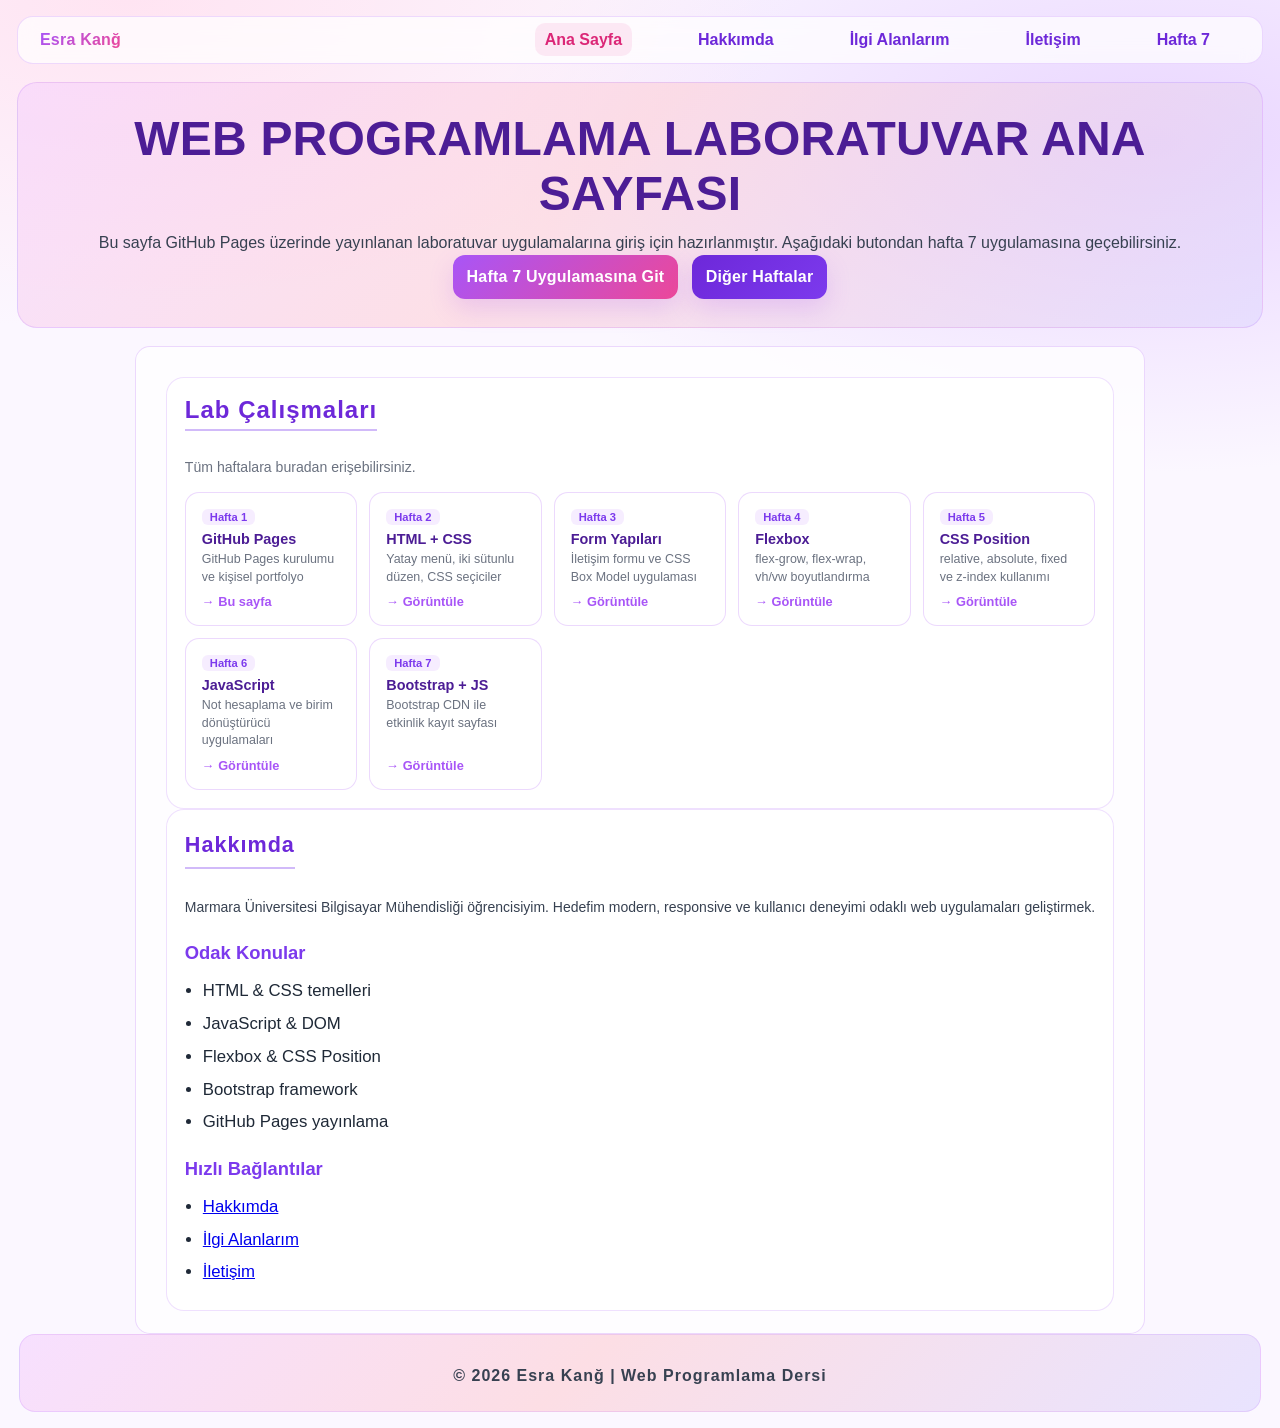
<file: index.html>
<!DOCTYPE html>
<html lang="tr">
<head>
    <meta charset="UTF-8">
    <meta name="viewport" content="width=device-width, initial-scale=1" />
    <title>Esra Kanğ - Web Programlama Lab'ları</title>
    <link rel="stylesheet" href="style.css">
</head>
<body class="site">
    <div class="site-shell">
        <nav class="site-nav" aria-label="Ana menü">
            <a class="site-logo" href="index.html">Esra Kanğ</a>
            <ul class="site-links">
                <li><a href="index.html" aria-current="page">Ana Sayfa</a></li>
                <li><a href="about.html">Hakkımda</a></li>
                <li><a href="interests.html">İlgi Alanlarım</a></li>
                <li><a href="contact.html">İletişim</a></li>
                <li><a href="hafta7.html">Hafta 7</a></li>
            </ul>
        </nav>

        <header class="site-hero">
            <h1>Web Programlama Laboratuvar Ana Sayfası</h1>
            <p>Bu sayfa GitHub Pages üzerinde yayınlanan laboratuvar uygulamalarına giriş için hazırlanmıştır. Aşağıdaki butondan hafta 7 uygulamasına geçebilirsiniz.</p>
            <p class="hero-cta">
                <a class="cta-button" href="hafta7.html">Hafta 7 Uygulamasına Git</a>
                &#160;
                <a class="cta-button" href="#lab-listesi" style="background:linear-gradient(135deg,#6d28d9 0%,#7c3aed 100%);">Diğer Haftalar</a>
            </p>
        </header>

        <main class="site-main two-col two-col--wide-sidebar">

            <section class="site-card" id="lab-listesi">
                <h2>Lab Çalışmaları</h2>
                <p style="color:#6b7280;font-size:0.88rem;margin-bottom:12px;">Tüm haftalara buradan erişebilirsiniz.</p>

                <div style="display:grid;grid-template-columns:repeat(auto-fill,minmax(170px,1fr));gap:12px;">

                    <a href="index.html" style="display:flex;flex-direction:column;background:rgba(255,255,255,0.9);border:1px solid rgba(168,85,247,0.22);border-radius:14px;padding:1rem;text-decoration:none;color:#1f2937;transition:transform .18s,box-shadow .18s,border-color .18s;" onmouseover="this.style.transform='translateY(-3px)';this.style.boxShadow='0 8px 24px rgba(168,85,247,.18)';this.style.borderColor='rgba(168,85,247,.45)'" onmouseout="this.style.transform='';this.style.boxShadow='';this.style.borderColor='rgba(168,85,247,.22)'">
                        <span style="display:inline-block;font-size:.7rem;font-weight:700;color:#7c3aed;background:rgba(168,85,247,.1);border-radius:6px;padding:2px 8px;margin-bottom:6px;align-self:flex-start;">Hafta 1</span>
                        <strong style="font-size:.9rem;color:#4c1d95;margin:0 0 4px;display:block;">GitHub Pages</strong>
                        <span style="font-size:.78rem;color:#6b7280;line-height:1.4;flex:1;">GitHub Pages kurulumu ve kişisel portfolyo</span>
                        <span style="margin-top:8px;font-size:.8rem;color:#a855f7;font-weight:600;">→ Bu sayfa</span>
                    </a>

                    <a href="lab2.html" style="display:flex;flex-direction:column;background:rgba(255,255,255,0.9);border:1px solid rgba(168,85,247,0.22);border-radius:14px;padding:1rem;text-decoration:none;color:#1f2937;transition:transform .18s,box-shadow .18s,border-color .18s;" onmouseover="this.style.transform='translateY(-3px)';this.style.boxShadow='0 8px 24px rgba(168,85,247,.18)';this.style.borderColor='rgba(168,85,247,.45)'" onmouseout="this.style.transform='';this.style.boxShadow='';this.style.borderColor='rgba(168,85,247,.22)'">
                        <span style="display:inline-block;font-size:.7rem;font-weight:700;color:#7c3aed;background:rgba(168,85,247,.1);border-radius:6px;padding:2px 8px;margin-bottom:6px;align-self:flex-start;">Hafta 2</span>
                        <strong style="font-size:.9rem;color:#4c1d95;margin:0 0 4px;display:block;">HTML + CSS</strong>
                        <span style="font-size:.78rem;color:#6b7280;line-height:1.4;flex:1;">Yatay menü, iki sütunlu düzen, CSS seçiciler</span>
                        <span style="margin-top:8px;font-size:.8rem;color:#a855f7;font-weight:600;">→ Görüntüle</span>
                    </a>

                    <a href="lab3.html" style="display:flex;flex-direction:column;background:rgba(255,255,255,0.9);border:1px solid rgba(168,85,247,0.22);border-radius:14px;padding:1rem;text-decoration:none;color:#1f2937;transition:transform .18s,box-shadow .18s,border-color .18s;" onmouseover="this.style.transform='translateY(-3px)';this.style.boxShadow='0 8px 24px rgba(168,85,247,.18)';this.style.borderColor='rgba(168,85,247,.45)'" onmouseout="this.style.transform='';this.style.boxShadow='';this.style.borderColor='rgba(168,85,247,.22)'">
                        <span style="display:inline-block;font-size:.7rem;font-weight:700;color:#7c3aed;background:rgba(168,85,247,.1);border-radius:6px;padding:2px 8px;margin-bottom:6px;align-self:flex-start;">Hafta 3</span>
                        <strong style="font-size:.9rem;color:#4c1d95;margin:0 0 4px;display:block;">Form Yapıları</strong>
                        <span style="font-size:.78rem;color:#6b7280;line-height:1.4;flex:1;">İletişim formu ve CSS Box Model uygulaması</span>
                        <span style="margin-top:8px;font-size:.8rem;color:#a855f7;font-weight:600;">→ Görüntüle</span>
                    </a>

                    <a href="lab4.html" style="display:flex;flex-direction:column;background:rgba(255,255,255,0.9);border:1px solid rgba(168,85,247,0.22);border-radius:14px;padding:1rem;text-decoration:none;color:#1f2937;transition:transform .18s,box-shadow .18s,border-color .18s;" onmouseover="this.style.transform='translateY(-3px)';this.style.boxShadow='0 8px 24px rgba(168,85,247,.18)';this.style.borderColor='rgba(168,85,247,.45)'" onmouseout="this.style.transform='';this.style.boxShadow='';this.style.borderColor='rgba(168,85,247,.22)'">
                        <span style="display:inline-block;font-size:.7rem;font-weight:700;color:#7c3aed;background:rgba(168,85,247,.1);border-radius:6px;padding:2px 8px;margin-bottom:6px;align-self:flex-start;">Hafta 4</span>
                        <strong style="font-size:.9rem;color:#4c1d95;margin:0 0 4px;display:block;">Flexbox</strong>
                        <span style="font-size:.78rem;color:#6b7280;line-height:1.4;flex:1;">flex-grow, flex-wrap, vh/vw boyutlandırma</span>
                        <span style="margin-top:8px;font-size:.8rem;color:#a855f7;font-weight:600;">→ Görüntüle</span>
                    </a>

                    <a href="lab5.html" style="display:flex;flex-direction:column;background:rgba(255,255,255,0.9);border:1px solid rgba(168,85,247,0.22);border-radius:14px;padding:1rem;text-decoration:none;color:#1f2937;transition:transform .18s,box-shadow .18s,border-color .18s;" onmouseover="this.style.transform='translateY(-3px)';this.style.boxShadow='0 8px 24px rgba(168,85,247,.18)';this.style.borderColor='rgba(168,85,247,.45)'" onmouseout="this.style.transform='';this.style.boxShadow='';this.style.borderColor='rgba(168,85,247,.22)'">
                        <span style="display:inline-block;font-size:.7rem;font-weight:700;color:#7c3aed;background:rgba(168,85,247,.1);border-radius:6px;padding:2px 8px;margin-bottom:6px;align-self:flex-start;">Hafta 5</span>
                        <strong style="font-size:.9rem;color:#4c1d95;margin:0 0 4px;display:block;">CSS Position</strong>
                        <span style="font-size:.78rem;color:#6b7280;line-height:1.4;flex:1;">relative, absolute, fixed ve z-index kullanımı</span>
                        <span style="margin-top:8px;font-size:.8rem;color:#a855f7;font-weight:600;">→ Görüntüle</span>
                    </a>

                    <a href="lab6.html" style="display:flex;flex-direction:column;background:rgba(255,255,255,0.9);border:1px solid rgba(168,85,247,0.22);border-radius:14px;padding:1rem;text-decoration:none;color:#1f2937;transition:transform .18s,box-shadow .18s,border-color .18s;" onmouseover="this.style.transform='translateY(-3px)';this.style.boxShadow='0 8px 24px rgba(168,85,247,.18)';this.style.borderColor='rgba(168,85,247,.45)'" onmouseout="this.style.transform='';this.style.boxShadow='';this.style.borderColor='rgba(168,85,247,.22)'">
                        <span style="display:inline-block;font-size:.7rem;font-weight:700;color:#7c3aed;background:rgba(168,85,247,.1);border-radius:6px;padding:2px 8px;margin-bottom:6px;align-self:flex-start;">Hafta 6</span>
                        <strong style="font-size:.9rem;color:#4c1d95;margin:0 0 4px;display:block;">JavaScript</strong>
                        <span style="font-size:.78rem;color:#6b7280;line-height:1.4;flex:1;">Not hesaplama ve birim dönüştürücü uygulamaları</span>
                        <span style="margin-top:8px;font-size:.8rem;color:#a855f7;font-weight:600;">→ Görüntüle</span>
                    </a>

                    <a href="hafta7.html" style="display:flex;flex-direction:column;background:rgba(255,255,255,0.9);border:1px solid rgba(168,85,247,0.22);border-radius:14px;padding:1rem;text-decoration:none;color:#1f2937;transition:transform .18s,box-shadow .18s,border-color .18s;" onmouseover="this.style.transform='translateY(-3px)';this.style.boxShadow='0 8px 24px rgba(168,85,247,.18)';this.style.borderColor='rgba(168,85,247,.45)'" onmouseout="this.style.transform='';this.style.boxShadow='';this.style.borderColor='rgba(168,85,247,.22)'">
                        <span style="display:inline-block;font-size:.7rem;font-weight:700;color:#7c3aed;background:rgba(168,85,247,.1);border-radius:6px;padding:2px 8px;margin-bottom:6px;align-self:flex-start;">Hafta 7</span>
                        <strong style="font-size:.9rem;color:#4c1d95;margin:0 0 4px;display:block;">Bootstrap + JS</strong>
                        <span style="font-size:.78rem;color:#6b7280;line-height:1.4;flex:1;">Bootstrap CDN ile etkinlik kayıt sayfası</span>
                        <span style="margin-top:8px;font-size:.8rem;color:#a855f7;font-weight:600;">→ Görüntüle</span>
                    </a>

                </div>
            </section>

            <aside class="site-card site-card--sidebar">
                <h2>Hakkımda</h2>
                <p>Marmara Üniversitesi Bilgisayar Mühendisliği öğrencisiyim. Hedefim modern, responsive ve kullanıcı deneyimi odaklı web uygulamaları geliştirmek.</p>
                <h3>Odak Konular</h3>
                <ul>
                    <li>HTML &amp; CSS temelleri</li>
                    <li>JavaScript &amp; DOM</li>
                    <li>Flexbox &amp; CSS Position</li>
                    <li>Bootstrap framework</li>
                    <li>GitHub Pages yayınlama</li>
                </ul>
                <h3>Hızlı Bağlantılar</h3>
                <ul>
                    <li><a href="about.html">Hakkımda</a></li>
                    <li><a href="interests.html">İlgi Alanlarım</a></li>
                    <li><a href="contact.html">İletişim</a></li>
                </ul>
            </aside>
        </main>

        <footer class="site-footer">
            <p>© 2026 Esra Kanğ | Web Programlama Dersi</p>
        </footer>
    </div>
</body>
</html>
</file>
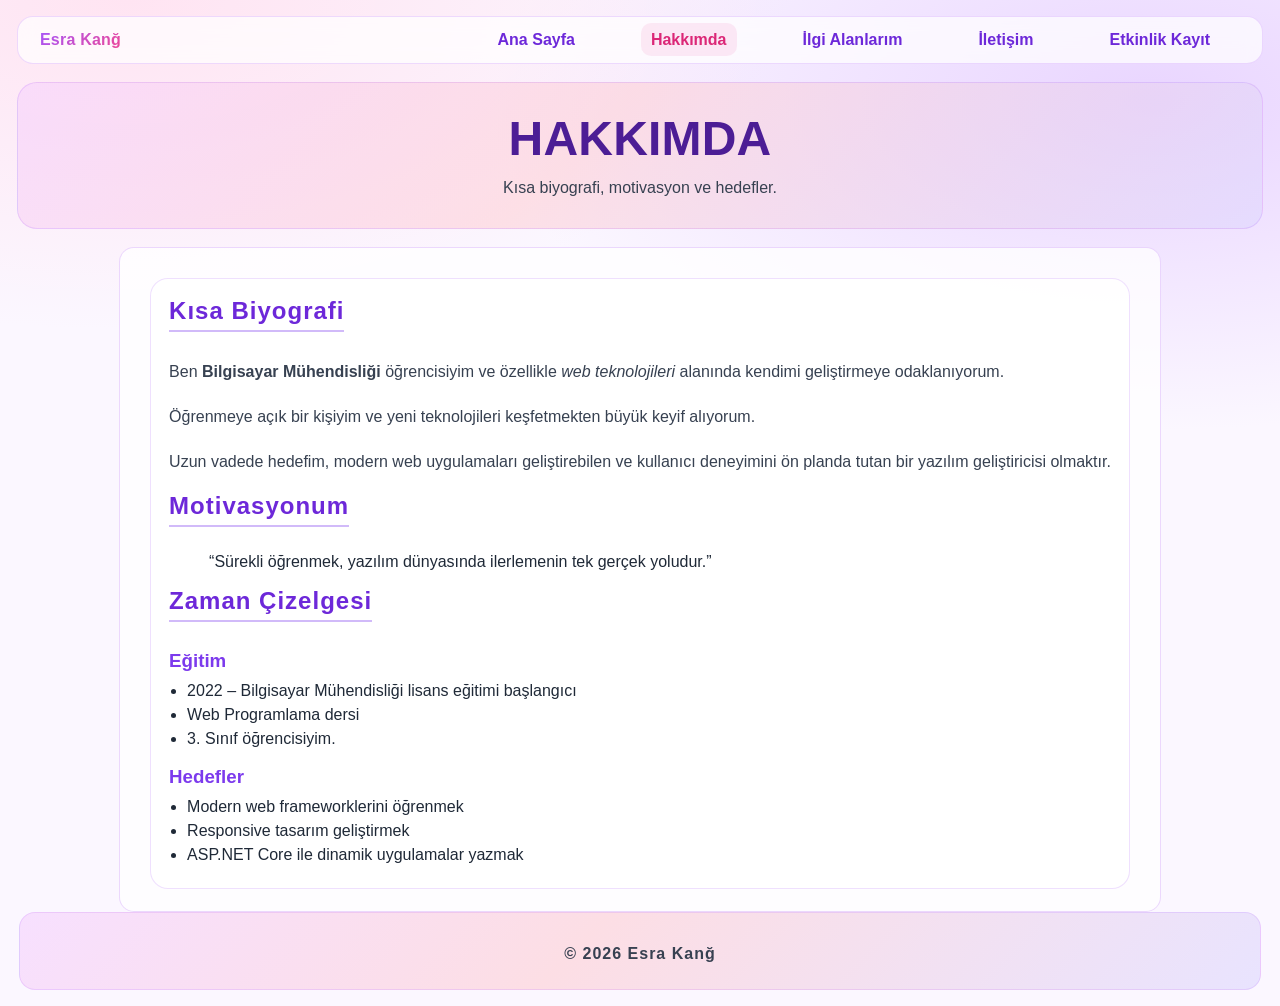
<file: about.html>
<!DOCTYPE html>
<html lang="tr">
<head>
  <meta charset="UTF-8">
  <meta name="viewport" content="width=device-width, initial-scale=1" />
  <title>Hakkımda</title>
  <link rel="stylesheet" href="style.css">
</head>

<body class="site">
  <div class="site-shell">
    <nav class="site-nav" aria-label="Ana menü">
      <a class="site-logo" href="index.html">Esra Kanğ</a>
      <ul class="site-links">
        <li><a href="index.html">Ana Sayfa</a></li>
        <li><a href="about.html" aria-current="page">Hakkımda</a></li>
        <li><a href="interests.html">İlgi Alanlarım</a></li>
        <li><a href="contact.html">İletişim</a></li>
        <li><a href="hafta7.html">Etkinlik Kayıt</a></li>
      </ul>
    </nav>

    <header class="site-hero">
      <h1>Hakkımda</h1>
      <p>Kısa biyografi, motivasyon ve hedefler.</p>
    </header>

    <main class="site-main">
      <section class="site-card">
        <h2>Kısa Biyografi</h2>
        <p>
          Ben <strong>Bilgisayar Mühendisliği</strong> öğrencisiyim ve özellikle
          <em>web teknolojileri</em> alanında kendimi geliştirmeye odaklanıyorum.
        </p>
        <p>Öğrenmeye açık bir kişiyim ve yeni teknolojileri keşfetmekten büyük keyif alıyorum.</p>
        <p>
          Uzun vadede hedefim, modern web uygulamaları geliştirebilen ve kullanıcı deneyimini ön planda tutan bir yazılım geliştiricisi olmaktır.
        </p>

        <h2>Motivasyonum</h2>
        <blockquote>
          “Sürekli öğrenmek, yazılım dünyasında ilerlemenin tek gerçek yoludur.”
        </blockquote>

        <h2>Zaman Çizelgesi</h2>
        <h3>Eğitim</h3>
        <ul>
          <li>2022 – Bilgisayar Mühendisliği lisans eğitimi başlangıcı</li>
          <li>Web Programlama dersi</li>
          <li>3. Sınıf öğrencisiyim.</li>
        </ul>

        <h3>Hedefler</h3>
        <ul>
          <li>Modern web frameworklerini öğrenmek</li>
          <li>Responsive tasarım geliştirmek</li>
          <li>ASP.NET Core ile dinamik uygulamalar yazmak</li>
        </ul>
      </section>
    </main>

    <footer class="site-footer">
      <p>© 2026 Esra Kanğ</p>
    </footer>
  </div>
</body>
</html>
</file>
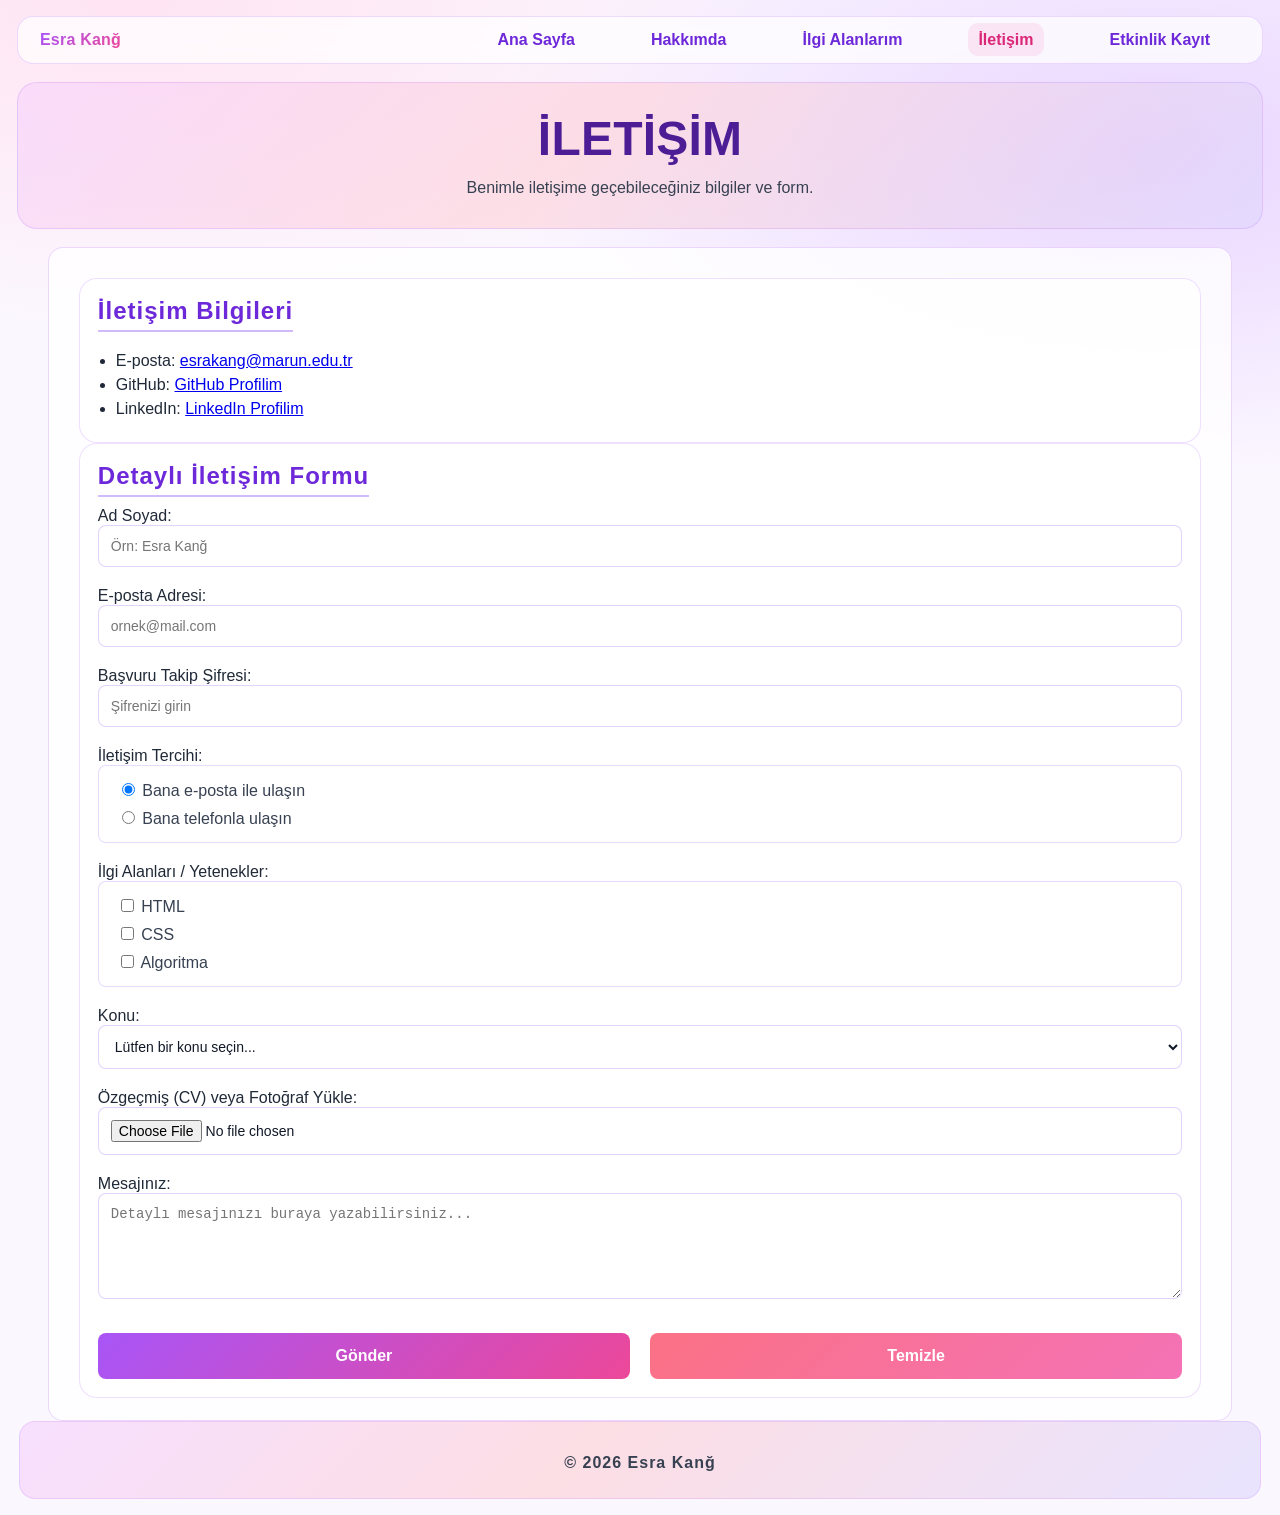
<file: contact.html>
<!DOCTYPE html>
<html lang="tr">
<head>
  <meta charset="UTF-8">
  <meta name="viewport" content="width=device-width, initial-scale=1" />
  <title>İletişim</title>
  <link rel="stylesheet" href="style.css">
</head>

<body class="site">
  <div class="site-shell">
    <nav class="site-nav" aria-label="Ana menü">
      <a class="site-logo" href="index.html">Esra Kanğ</a>
      <ul class="site-links">
        <li><a href="index.html">Ana Sayfa</a></li>
        <li><a href="about.html">Hakkımda</a></li>
        <li><a href="interests.html">İlgi Alanlarım</a></li>
        <li><a href="contact.html" aria-current="page">İletişim</a></li>
        <li><a href="hafta7.html">Etkinlik Kayıt</a></li>
      </ul>
    </nav>

    <header class="site-hero">
      <h1>İletişim</h1>
      <p>Benimle iletişime geçebileceğiniz bilgiler ve form.</p>
    </header>

    <main class="site-main two-col">
      <section class="site-card">
        <h2>İletişim Bilgileri</h2>
        <ul>
          <li>
            E-posta:
            <a href="mailto:esrakang@marun.edu.tr">esrakang@marun.edu.tr</a>
          </li>
          <li>
            GitHub:
            <a href="https://github.com/esraakang" target="_blank" rel="noreferrer">GitHub Profilim</a>
          </li>
          <li>
            LinkedIn:
            <a href="https://www.linkedin.com/in/esrakang/" target="_blank" rel="noreferrer">LinkedIn Profilim</a>
          </li>
        </ul>
      </section>

      <section class="site-card">
        <h2>Detaylı İletişim Formu</h2>

        <form action="#" method="post">
          <label for="adsoyad">Ad Soyad:</label>
          <input type="text" id="adsoyad" name="adsoyad" placeholder="Örn: Esra Kanğ">

          <label for="eposta">E-posta Adresi:</label>
          <input type="email" id="eposta" name="eposta" placeholder="ornek@mail.com">

          <label for="sifre">Başvuru Takip Şifresi:</label>
          <input type="password" id="sifre" name="sifre" placeholder="Şifrenizi girin">

          <label>İletişim Tercihi:</label>
          <div class="radio-group">
            <label><input type="radio" name="iletisim" value="eposta" checked> Bana e-posta ile ulaşın</label>
            <label><input type="radio" name="iletisim" value="telefon"> Bana telefonla ulaşın</label>
          </div>

          <label>İlgi Alanları / Yetenekler:</label>
          <div class="checkbox-group">
            <label><input type="checkbox" name="yetenek" value="html"> HTML</label>
            <label><input type="checkbox" name="yetenek" value="css"> CSS</label>
            <label><input type="checkbox" name="yetenek" value="algoritma"> Algoritma</label>
          </div>

          <label for="konu">Konu:</label>
          <select id="konu" name="konu">
            <option value="" disabled selected>Lütfen bir konu seçin...</option>
            <option value="is-teklifi">İş Teklifi</option>
            <option value="soru">Soru</option>
            <option value="geri-bildirim">Geri Bildirim</option>
          </select>

          <label for="dosya">Özgeçmiş (CV) veya Fotoğraf Yükle:</label>
          <input type="file" id="dosya" name="dosya">

          <label for="mesaj">Mesajınız:</label>
          <textarea id="mesaj" name="mesaj" rows="5" placeholder="Detaylı mesajınızı buraya yazabilirsiniz..."></textarea>

          <div class="form-buttons">
            <button type="submit" class="btn-gonder">Gönder</button>
            <button type="reset" class="btn-temizle">Temizle</button>
          </div>
        </form>
      </section>
    </main>

    <footer class="site-footer">
      <p>© 2026 Esra Kanğ</p>
    </footer>
  </div>
</body>
</html>
</file>
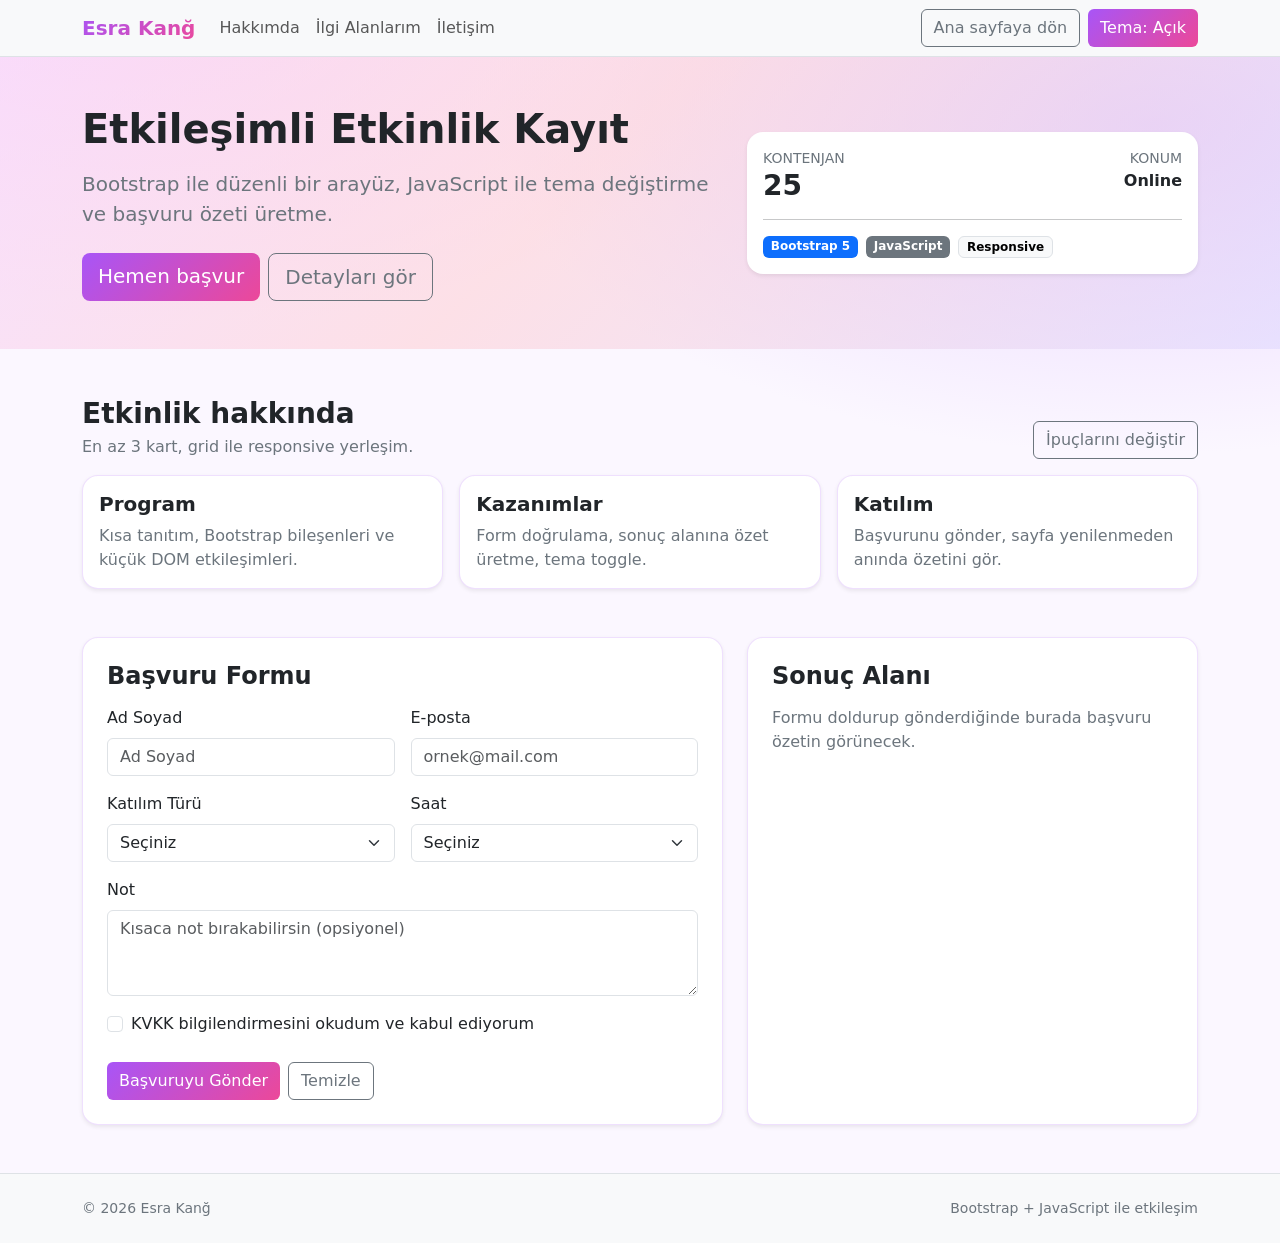
<file: hafta7.html>
<!doctype html>
<html lang="tr">
  <head>
    <meta charset="utf-8" />
    <meta name="viewport" content="width=device-width, initial-scale=1" />
    <title>Etkinlik Kayıt</title>

    <!-- Bootstrap (CDN) -->
    <link
      href="https://cdn.jsdelivr.net/npm/bootstrap@5.3.3/dist/css/bootstrap.min.css"
      rel="stylesheet"
    />

    <link rel="stylesheet" href="styles/hafta7.css" />
  </head>
  <body data-bs-theme="light">
    <nav class="navbar navbar-expand-lg bg-body-tertiary border-bottom sticky-top">
      <div class="container">
        <a class="navbar-brand fw-bold" href="index.html">Esra Kanğ</a>
        <button
          class="navbar-toggler"
          type="button"
          data-bs-toggle="collapse"
          data-bs-target="#mainNav"
          aria-controls="mainNav"
          aria-expanded="false"
          aria-label="Menüyü aç"
        >
          <span class="navbar-toggler-icon"></span>
        </button>

        <div class="collapse navbar-collapse" id="mainNav">
          <ul class="navbar-nav me-auto mb-2 mb-lg-0">
            <li class="nav-item"><a class="nav-link" href="about.html">Hakkımda</a></li>
            <li class="nav-item"><a class="nav-link" href="interests.html">İlgi Alanlarım</a></li>
            <li class="nav-item"><a class="nav-link" href="contact.html">İletişim</a></li>
          </ul>

          <div class="d-flex gap-2">
            <a class="btn btn-outline-secondary" href="index.html">Ana sayfaya dön</a>
            <button id="themeToggle" class="btn btn-primary" type="button">
              Tema: Açık
            </button>
          </div>
        </div>
      </div>
    </nav>

    <header class="hero py-5">
      <div class="container">
        <div class="row align-items-center g-4">
          <div class="col-12 col-lg-7">
            <h1 class="display-6 fw-bold mb-3">Etkileşimli Etkinlik Kayıt</h1>
            <p class="lead text-secondary mb-4">
              Bootstrap ile düzenli bir arayüz, JavaScript ile tema değiştirme ve başvuru özeti üretme.
            </p>
            <div class="d-flex flex-wrap gap-2">
              <a class="btn btn-primary btn-lg" href="#formSection">Hemen başvur</a>
              <a class="btn btn-outline-secondary btn-lg" href="#cardsSection">Detayları gör</a>
            </div>
          </div>
          <div class="col-12 col-lg-5">
            <div class="card shadow-sm border-0 rounded-4">
              <div class="card-body">
                <div class="d-flex align-items-start justify-content-between gap-3">
                  <div>
                    <div class="text-uppercase small text-secondary">Kontenjan</div>
                    <div class="h3 mb-0 fw-bold" id="quotaText">25</div>
                  </div>
                  <div class="text-end">
                    <div class="text-uppercase small text-secondary">Konum</div>
                    <div class="fw-semibold">Online</div>
                  </div>
                </div>
                <hr class="my-3" />
                <div class="d-flex gap-2">
                  <span class="badge text-bg-primary">Bootstrap 5</span>
                  <span class="badge text-bg-secondary">JavaScript</span>
                  <span class="badge text-bg-light border">Responsive</span>
                </div>
              </div>
            </div>
          </div>
        </div>
      </div>
    </header>

    <main class="py-5">
      <section id="cardsSection" class="container">
        <div class="d-flex align-items-end justify-content-between flex-wrap gap-2 mb-3">
          <div>
            <h2 class="h3 fw-bold mb-1">Etkinlik hakkında</h2>
            <p class="text-secondary mb-0">En az 3 kart, grid ile responsive yerleşim.</p>
          </div>
          <button id="shuffleTips" class="btn btn-outline-secondary" type="button">
            İpuçlarını değiştir
          </button>
        </div>

        <div class="row g-3">
          <div class="col-12 col-md-6 col-lg-4">
            <div class="card h-100 shadow-sm rounded-4">
              <div class="card-body">
                <h3 class="h5 fw-bold">Program</h3>
                <p class="text-secondary mb-0" data-tip>
                  Kısa tanıtım, Bootstrap bileşenleri ve küçük DOM etkileşimleri.
                </p>
              </div>
            </div>
          </div>
          <div class="col-12 col-md-6 col-lg-4">
            <div class="card h-100 shadow-sm rounded-4">
              <div class="card-body">
                <h3 class="h5 fw-bold">Kazanımlar</h3>
                <p class="text-secondary mb-0" data-tip>
                  Form doğrulama, sonuç alanına özet üretme, tema toggle.
                </p>
              </div>
            </div>
          </div>
          <div class="col-12 col-md-6 col-lg-4">
            <div class="card h-100 shadow-sm rounded-4">
              <div class="card-body">
                <h3 class="h5 fw-bold">Katılım</h3>
                <p class="text-secondary mb-0" data-tip>
                  Başvurunu gönder, sayfa yenilenmeden anında özetini gör.
                </p>
              </div>
            </div>
          </div>
        </div>
      </section>

      <section id="formSection" class="container mt-5">
        <div class="row g-4">
          <div class="col-12 col-lg-7">
            <div class="card shadow-sm rounded-4">
              <div class="card-body p-4">
                <h2 class="h4 fw-bold mb-3">Başvuru Formu</h2>

                <div id="alertArea" class="mb-3" aria-live="polite"></div>

                <form id="applyForm" novalidate>
                  <div class="row g-3">
                    <div class="col-12 col-md-6">
                      <label class="form-label" for="fullName">Ad Soyad</label>
                      <input class="form-control" id="fullName" name="fullName" type="text" placeholder="Ad Soyad" />
                    </div>
                    <div class="col-12 col-md-6">
                      <label class="form-label" for="email">E-posta</label>
                      <input class="form-control" id="email" name="email" type="email" placeholder="ornek@mail.com" />
                    </div>
                    <div class="col-12 col-md-6">
                      <label class="form-label" for="track">Katılım Türü</label>
                      <select class="form-select" id="track" name="track">
                        <option value="">Seçiniz</option>
                        <option value="Katılımcı">Katılımcı</option>
                        <option value="Gönüllü">Gönüllü</option>
                        <option value="Konuşmacı">Konuşmacı</option>
                      </select>
                    </div>
                    <div class="col-12 col-md-6">
                      <label class="form-label" for="timeSlot">Saat</label>
                      <select class="form-select" id="timeSlot" name="timeSlot">
                        <option value="">Seçiniz</option>
                        <option value="10:00">10:00</option>
                        <option value="13:00">13:00</option>
                        <option value="16:00">16:00</option>
                      </select>
                    </div>
                    <div class="col-12">
                      <label class="form-label" for="note">Not</label>
                      <textarea
                        class="form-control"
                        id="note"
                        name="note"
                        rows="3"
                        placeholder="Kısaca not bırakabilirsin (opsiyonel)"
                      ></textarea>
                    </div>
                    <div class="col-12">
                      <div class="form-check">
                        <input class="form-check-input" type="checkbox" id="agree" name="agree" />
                        <label class="form-check-label" for="agree">
                          KVKK bilgilendirmesini okudum ve kabul ediyorum
                        </label>
                      </div>
                    </div>
                  </div>

                  <div class="d-flex flex-wrap gap-2 mt-4">
                    <button class="btn btn-primary" type="submit">Başvuruyu Gönder</button>
                    <button class="btn btn-outline-secondary" type="reset">Temizle</button>
                  </div>
                </form>
              </div>
            </div>
          </div>

          <div class="col-12 col-lg-5">
            <div class="card shadow-sm rounded-4 h-100">
              <div class="card-body p-4">
                <h2 class="h4 fw-bold mb-3">Sonuç Alanı</h2>
                <div id="resultArea" class="text-secondary">
                  Formu doldurup gönderdiğinde burada başvuru özetin görünecek.
                </div>
              </div>
            </div>
          </div>
        </div>
      </section>
    </main>

    <footer class="py-4 border-top bg-body-tertiary">
      <div class="container d-flex flex-wrap align-items-center justify-content-between gap-2">
        <div class="text-secondary small">© 2026 Esra Kanğ</div>
        <div class="text-secondary small">Bootstrap + JavaScript ile etkileşim</div>
      </div>
    </footer>

    <script src="https://cdn.jsdelivr.net/npm/bootstrap@5.3.3/dist/js/bootstrap.bundle.min.js"></script>
    <script src="scripts/hafta7.js"></script>
  </body>
</html>
</file>
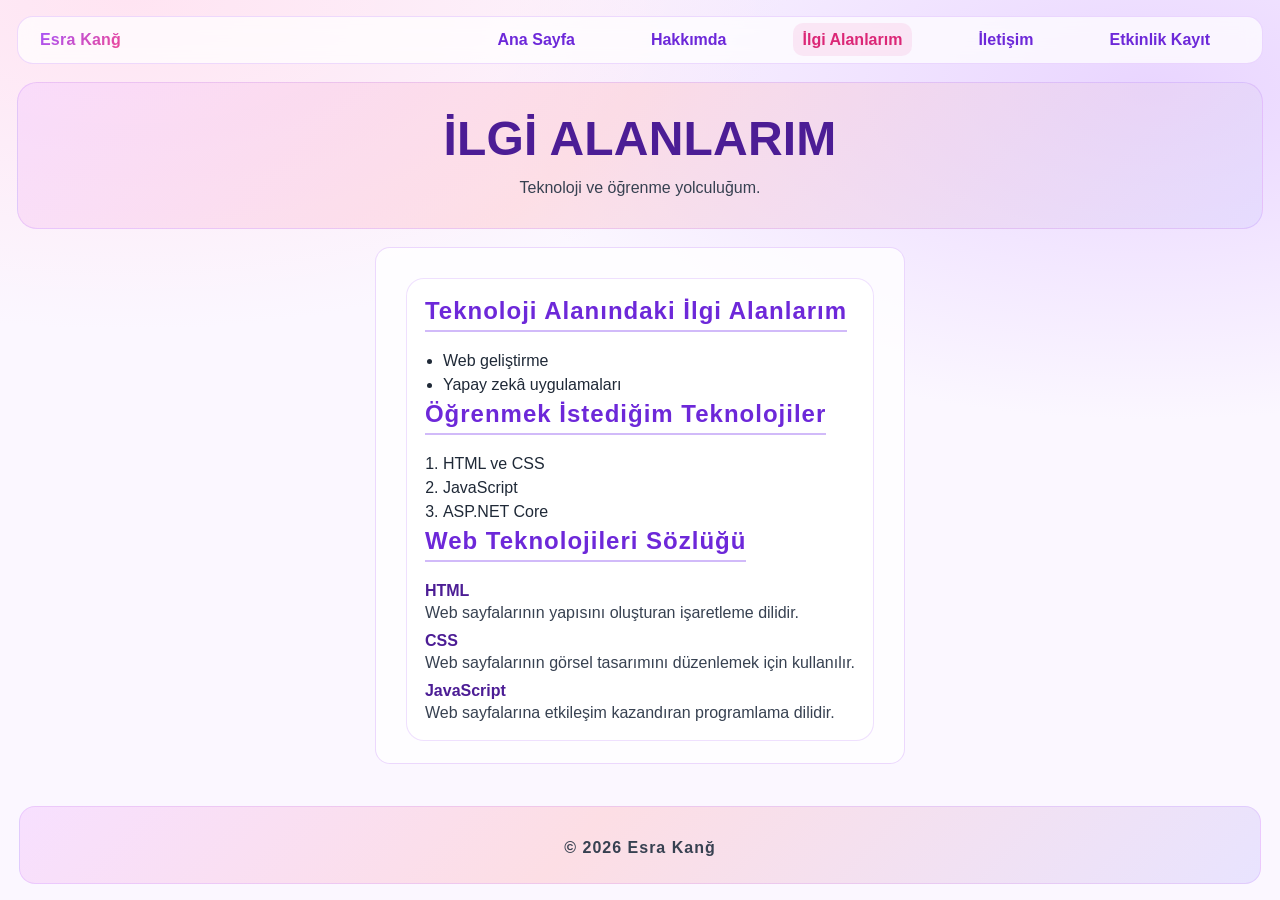
<file: interests.html>
<!DOCTYPE html>
<html lang="tr">
<head>
  <meta charset="UTF-8">
  <meta name="viewport" content="width=device-width, initial-scale=1" />
  <title>İlgi Alanlarım</title>
  <link rel="stylesheet" href="style.css">
</head>

<body class="site">
  <div class="site-shell">
    <nav class="site-nav" aria-label="Ana menü">
      <a class="site-logo" href="index.html">Esra Kanğ</a>
      <ul class="site-links">
        <li><a href="index.html">Ana Sayfa</a></li>
        <li><a href="about.html">Hakkımda</a></li>
        <li><a href="interests.html" aria-current="page">İlgi Alanlarım</a></li>
        <li><a href="contact.html">İletişim</a></li>
        <li><a href="hafta7.html">Etkinlik Kayıt</a></li>
      </ul>
    </nav>

    <header class="site-hero">
      <h1>İlgi Alanlarım</h1>
      <p>Teknoloji ve öğrenme yolculuğum.</p>
    </header>

    <main class="site-main">
      <section class="site-card">
        <h2>Teknoloji Alanındaki İlgi Alanlarım</h2>
        <ul>
          <li>Web geliştirme</li>
          <li>Yapay zekâ uygulamaları</li>
        </ul>

        <h2>Öğrenmek İstediğim Teknolojiler</h2>
        <ol>
          <li>HTML ve CSS</li>
          <li>JavaScript</li>
          <li>ASP.NET Core</li>
        </ol>

        <h2>Web Teknolojileri Sözlüğü</h2>
        <dl>
          <dt>HTML</dt>
          <dd>Web sayfalarının yapısını oluşturan işaretleme dilidir.</dd>

          <dt>CSS</dt>
          <dd>Web sayfalarının görsel tasarımını düzenlemek için kullanılır.</dd>

          <dt>JavaScript</dt>
          <dd>Web sayfalarına etkileşim kazandıran programlama dilidir.</dd>
        </dl>
      </section>
    </main>

    <footer class="site-footer">
      <p>© 2026 Esra Kanğ</p>
    </footer>
  </div>
</body>
</html>
</file>
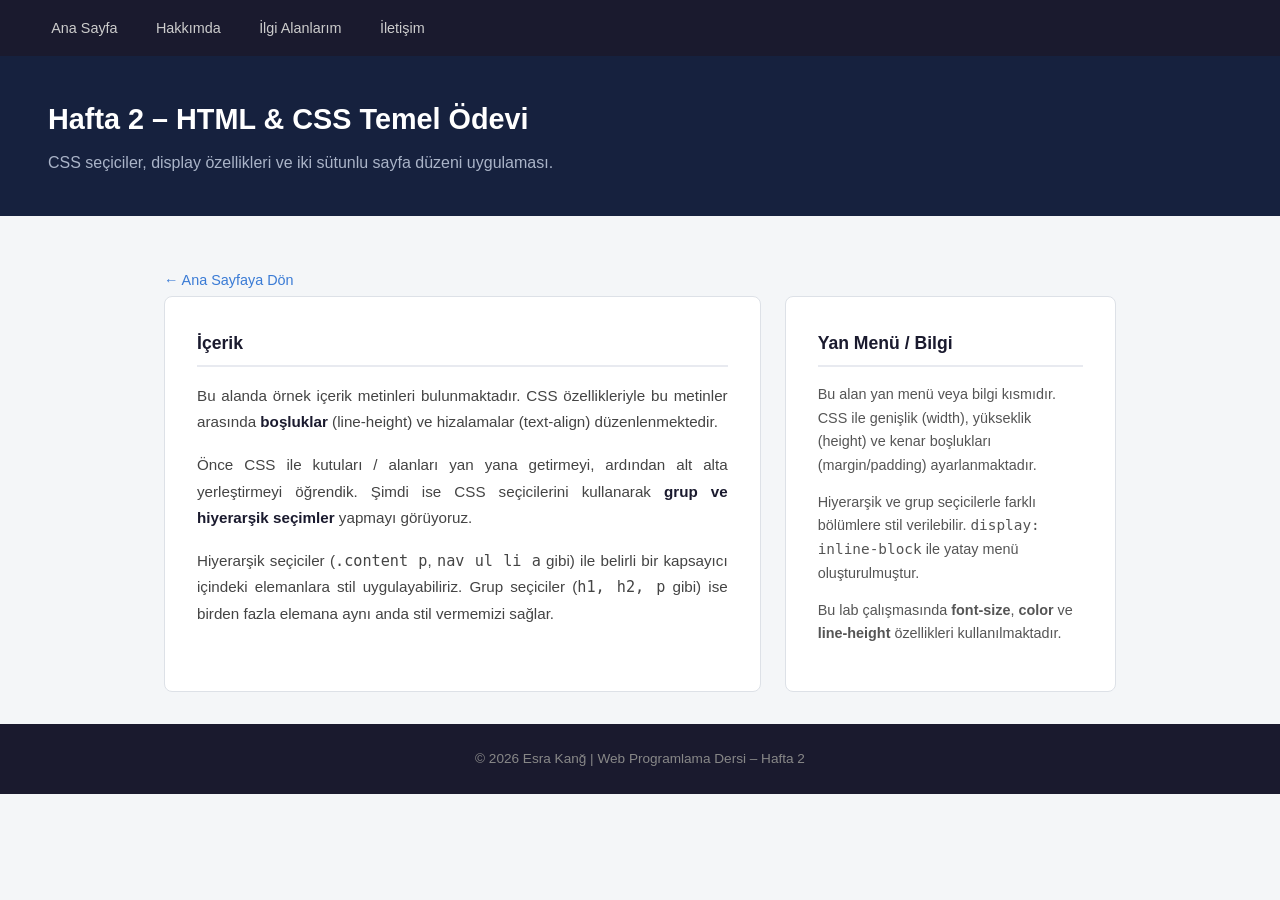
<file: lab2.html>
<!DOCTYPE html>
<html lang="tr">
<head>
  <meta charset="UTF-8">
  <meta name="viewport" content="width=device-width, initial-scale=1">
  <title>Hafta 2 – HTML/CSS Temel Ödevi | Esra Kanğ</title>
  <style>
    /* Genel Reset */
    * { margin: 0; padding: 0; box-sizing: border-box; }

    body {
      font-family: 'Segoe UI', Tahoma, Geneva, Verdana, sans-serif;
      background: #f4f6f8;
      color: #333;
    }

    /* --- NAVBAR --- */
    nav {
      background: #1a1a2e;
      padding: 0 2rem;
      height: 56px;
      display: flex;
      align-items: center;
    }

    nav ul {
      list-style: none;
      display: flex;
      gap: 0;
    }

    nav ul li {
      display: inline-block;
    }

    nav ul li a {
      display: inline-block;
      padding: 0 1.2rem;
      line-height: 56px;
      color: #ccc;
      text-decoration: none;
      font-size: 0.9rem;
      transition: color 0.2s, background 0.2s;
    }

    nav ul li a:hover {
      color: #fff;
      background: #16213e;
    }

    /* --- HEADER --- */
    header {
      background: #16213e;
      color: #fff;
      padding: 2.5rem 3rem;
    }

    header h1 {
      font-size: 1.8rem;
      margin-bottom: 0.5rem;
    }

    header p {
      font-size: 1rem;
      color: #aab4c8;
      line-height: 1.6;
    }

    /* --- İKİ SÜTUNLU LAYOUT --- */
    .wrapper {
      max-width: 1000px;
      margin: 2rem auto;
      padding: 0 1.5rem;
    }

    .two-col {
      display: flex;
      gap: 1.5rem;
    }

    /* Hiyerarşik seçici 1 */
    .two-col .content {
      flex: 2;
      background: #fff;
      padding: 2rem;
      border: 1px solid #dde1e7;
      border-radius: 8px;
    }

    /* Hiyerarşik seçici 2 */
    .two-col .sidebar {
      flex: 1;
      background: #fff;
      padding: 2rem;
      border: 1px solid #dde1e7;
      border-radius: 8px;
    }

    /* Grup seçici */
    h1, h2, p {
      line-height: 1.6;
    }

    .content h2, .sidebar h2 {
      font-size: 1.1rem;
      color: #1a1a2e;
      border-bottom: 2px solid #e8eaf0;
      padding-bottom: 0.5rem;
      margin-bottom: 1rem;
    }

    .content p {
      font-size: 0.95rem;
      color: #444;
      line-height: 1.75;
      text-align: justify;
      margin-bottom: 1rem;
    }

    .sidebar p {
      font-size: 0.9rem;
      color: #555;
      line-height: 1.65;
      margin-bottom: 0.8rem;
    }

    /* Hiyerarşik seçici 3: nav a için zaten yukarıda var */
    .content p strong {
      color: #1a1a2e;
    }

    /* --- FOOTER --- */
    footer {
      text-align: center;
      padding: 1.5rem;
      background: #1a1a2e;
      color: #888;
      font-size: 0.85rem;
      margin-top: 2rem;
    }

    .back-link {
      display: inline-block;
      margin: 1.5rem 0 0.5rem;
      color: #3a7bd5;
      text-decoration: none;
      font-size: 0.9rem;
    }

    .back-link:hover { text-decoration: underline; }
  </style>
</head>
<body>

  <!-- NAVBAR: ul > li > a, display inline-block, hover efekti -->
  <nav>
    <ul>
      <li><a href="index.html">Ana Sayfa</a></li>
      <li><a href="about.html">Hakkımda</a></li>
      <li><a href="interests.html">İlgi Alanlarım</a></li>
      <li><a href="contact.html">İletişim</a></li>
    </ul>
  </nav>

  <!-- HEADER -->
  <header>
    <h1>Hafta 2 – HTML &amp; CSS Temel Ödevi</h1>
    <p>CSS seçiciler, display özellikleri ve iki sütunlu sayfa düzeni uygulaması.</p>
  </header>

  <div class="wrapper">
    <a class="back-link" href="index.html">← Ana Sayfaya Dön</a>

    <!-- İKİ SÜTUN -->
    <div class="two-col">

      <!-- SOL: İÇERİK -->
      <div class="content">
        <h2>İçerik</h2>
        <p>
          Bu alanda örnek içerik metinleri bulunmaktadır. CSS özellikleriyle
          bu metinler arasında <strong>boşluklar</strong> (line-height) ve
          hizalamalar (text-align) düzenlenmektedir.
        </p>
        <p>
          Önce CSS ile kutuları / alanları yan yana getirmeyi, ardından alt alta
          yerleştirmeyi öğrendik. Şimdi ise CSS seçicilerini kullanarak
          <strong>grup ve hiyerarşik seçimler</strong> yapmayı görüyoruz.
        </p>
        <p>
          Hiyerarşik seçiciler (<code>.content p</code>, <code>nav ul li a</code> gibi)
          ile belirli bir kapsayıcı içindeki elemanlara stil uygulayabiliriz.
          Grup seçiciler (<code>h1, h2, p</code> gibi) ise birden fazla elemana
          aynı anda stil vermemizi sağlar.
        </p>
      </div>

      <!-- SAĞ: YAN MENÜ -->
      <div class="sidebar">
        <h2>Yan Menü / Bilgi</h2>
        <p>
          Bu alan yan menü veya bilgi kısmıdır. CSS ile genişlik (width),
          yükseklik (height) ve kenar boşlukları (margin/padding) ayarlanmaktadır.
        </p>
        <p>
          Hiyerarşik ve grup seçicilerle farklı bölümlere stil verilebilir.
          <code>display: inline-block</code> ile yatay menü oluşturulmuştur.
        </p>
        <p>
          Bu lab çalışmasında <strong>font-size</strong>, <strong>color</strong>
          ve <strong>line-height</strong> özellikleri kullanılmaktadır.
        </p>
      </div>

    </div>
  </div>

  <footer>
    <p>© 2026 Esra Kanğ | Web Programlama Dersi – Hafta 2</p>
  </footer>

</body>
</html>
</file>
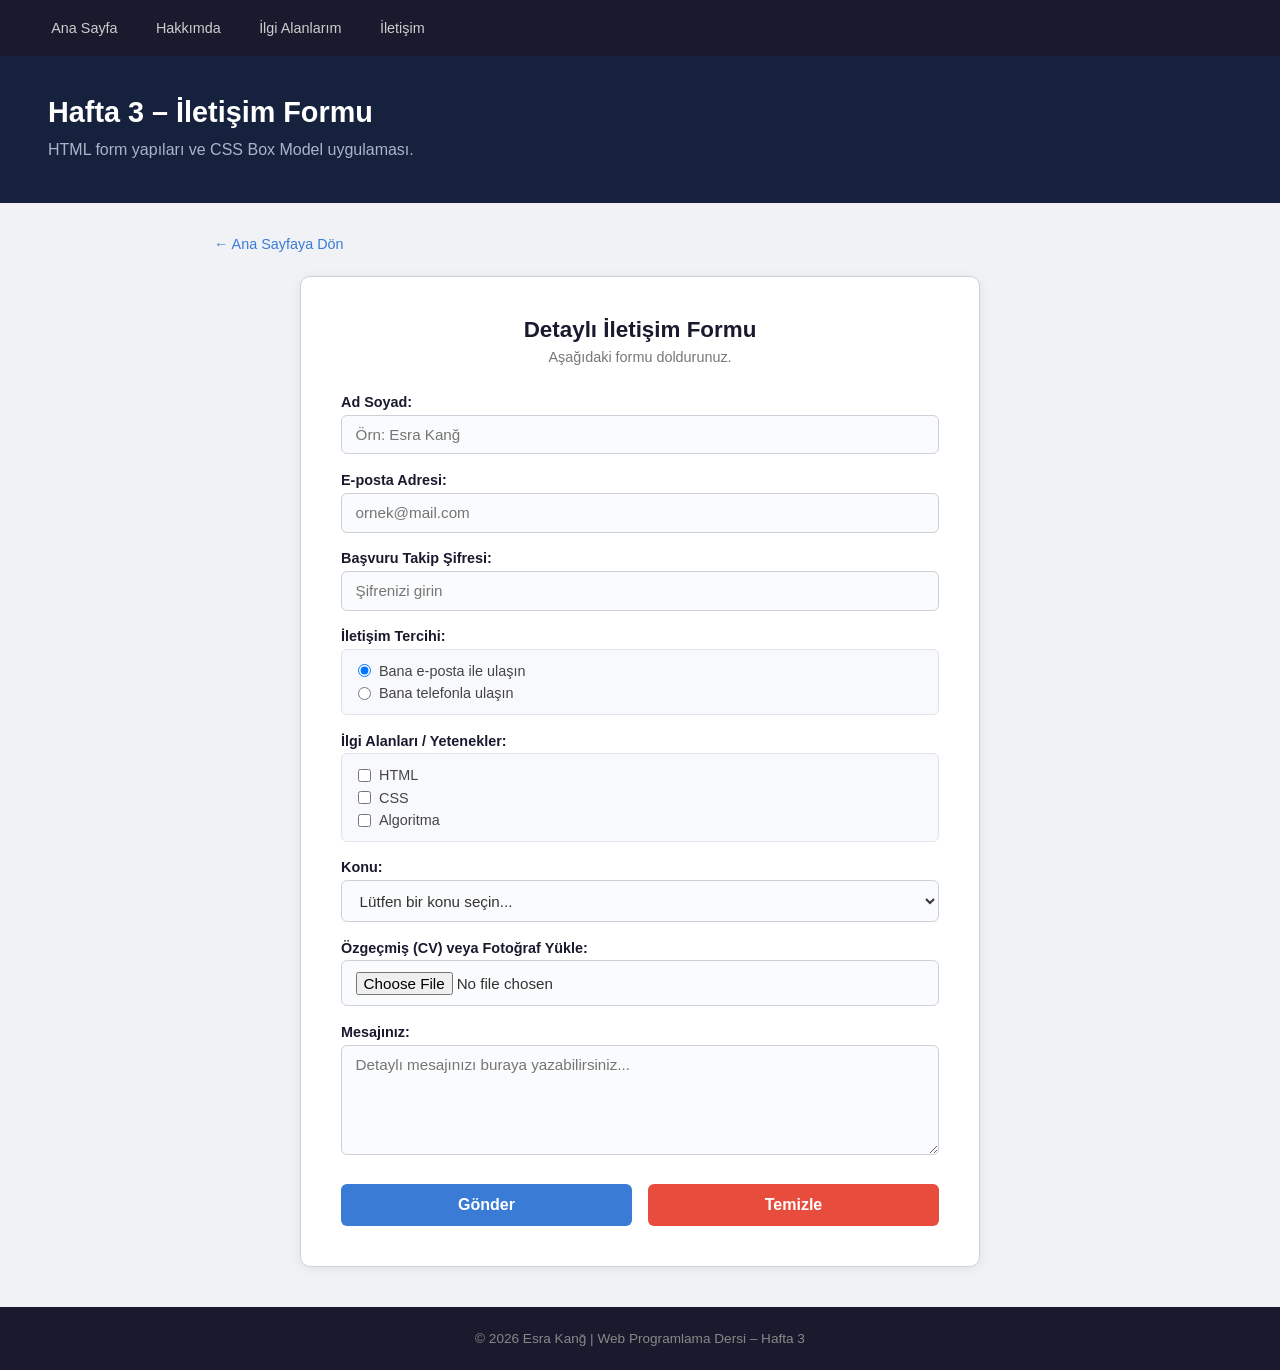
<file: lab3.html>
<!DOCTYPE html>
<html lang="tr">
<head>
  <meta charset="UTF-8">
  <meta name="viewport" content="width=device-width, initial-scale=1">
  <title>Hafta 3 – İletişim Formu | Esra Kanğ</title>
  <style>
    * { margin: 0; padding: 0; box-sizing: border-box; }

    body {
      font-family: 'Segoe UI', Tahoma, Geneva, Verdana, sans-serif;
      background: #f0f2f5;
      color: #333;
    }

    /* NAVBAR */
    nav {
      background: #1a1a2e;
      padding: 0 2rem;
      height: 56px;
      display: flex;
      align-items: center;
    }
    nav ul { list-style: none; display: flex; }
    nav ul li { display: inline-block; }
    nav ul li a {
      display: inline-block;
      padding: 0 1.2rem;
      line-height: 56px;
      color: #ccc;
      text-decoration: none;
      font-size: 0.9rem;
      transition: color 0.2s, background 0.2s;
    }
    nav ul li a:hover { color: #fff; background: #16213e; }

    header {
      background: #16213e;
      color: #fff;
      padding: 2.5rem 3rem;
    }
    header h1 { font-size: 1.8rem; margin-bottom: 0.5rem; }
    header p { color: #aab4c8; line-height: 1.6; }

    .wrapper {
      max-width: 900px;
      margin: 2rem auto;
      padding: 0 1.5rem;
    }

    .back-link {
      display: inline-block;
      margin-bottom: 1.5rem;
      color: #3a7bd5;
      text-decoration: none;
      font-size: 0.9rem;
    }
    .back-link:hover { text-decoration: underline; }

    /* BOX MODEL: contact-container */
    .contact-container {
      width: 100%;
      max-width: 680px;
      margin: 0 auto;
      padding: 2.5rem 2.5rem;
      background: #fff;
      border: 1px solid #ccd0d9;
      border-radius: 10px;
      box-shadow: 0 2px 12px rgba(0,0,0,0.07);
    }

    .contact-container h2 {
      font-size: 1.4rem;
      color: #1a1a2e;
      text-align: center;
      margin-bottom: 0.4rem;
    }

    .contact-container .subtitle {
      text-align: center;
      color: #777;
      font-size: 0.9rem;
      margin-bottom: 1.8rem;
    }

    label {
      display: block;
      font-weight: 600;
      font-size: 0.9rem;
      color: #1a1a2e;
      margin-bottom: 0.3rem;
    }

    /* Çoklu seçici: input, select, textarea */
    input[type="text"],
    input[type="email"],
    input[type="password"],
    input[type="file"],
    select,
    textarea {
      width: 100%;
      padding: 0.65rem 0.85rem;
      font-size: 0.95rem;
      border: 1px solid #ccd0d9;
      border-radius: 6px;
      margin-bottom: 1.1rem;
      font-family: inherit;
      color: #333;
      transition: border-color 0.2s;
      background: #fafbfc;
    }

    input[type="text"]:focus,
    input[type="email"]:focus,
    select:focus,
    textarea:focus {
      outline: none;
      border-color: #3a7bd5;
      background: #fff;
    }

    textarea { resize: vertical; min-height: 110px; }

    /* Checkbox grubu */
    .checkbox-group {
      background: #f8f9fc;
      border: 1px solid #e0e4ed;
      border-radius: 6px;
      padding: 0.8rem 1rem;
      margin-bottom: 1.1rem;
    }
    .checkbox-group label {
      font-weight: 400;
      display: flex;
      align-items: center;
      gap: 0.5rem;
      margin-bottom: 0.4rem;
      cursor: pointer;
      color: #444;
    }
    .checkbox-group label:last-child { margin-bottom: 0; }

    /* Radio grubu */
    .radio-group {
      background: #f8f9fc;
      border: 1px solid #e0e4ed;
      border-radius: 6px;
      padding: 0.8rem 1rem;
      margin-bottom: 1.1rem;
    }
    .radio-group label {
      font-weight: 400;
      display: flex;
      align-items: center;
      gap: 0.5rem;
      margin-bottom: 0.4rem;
      cursor: pointer;
      color: #444;
    }
    .radio-group label:last-child { margin-bottom: 0; }

    .btn-row {
      display: flex;
      gap: 1rem;
      margin-top: 0.5rem;
    }

    /* Gönder butonu */
    button[type="submit"] {
      flex: 1;
      padding: 0.75rem 1.5rem;
      background: #3a7bd5;
      color: #fff;
      border: none;
      border-radius: 6px;
      font-size: 1rem;
      font-weight: 600;
      cursor: pointer;
      transition: background 0.2s;
    }
    button[type="submit"]:hover { background: #2c62b0; }

    button[type="reset"] {
      flex: 1;
      padding: 0.75rem 1.5rem;
      background: #e74c3c;
      color: #fff;
      border: none;
      border-radius: 6px;
      font-size: 1rem;
      font-weight: 600;
      cursor: pointer;
      transition: background 0.2s;
    }
    button[type="reset"]:hover { background: #c0392b; }

    footer {
      text-align: center;
      padding: 1.5rem;
      background: #1a1a2e;
      color: #888;
      font-size: 0.85rem;
      margin-top: 2.5rem;
    }
  </style>
</head>
<body>

  <nav>
    <ul>
      <li><a href="index.html">Ana Sayfa</a></li>
      <li><a href="about.html">Hakkımda</a></li>
      <li><a href="interests.html">İlgi Alanlarım</a></li>
      <li><a href="contact.html">İletişim</a></li>
    </ul>
  </nav>

  <header>
    <h1>Hafta 3 – İletişim Formu</h1>
    <p>HTML form yapıları ve CSS Box Model uygulaması.</p>
  </header>

  <div class="wrapper">
    <a class="back-link" href="index.html">← Ana Sayfaya Dön</a>

    <div class="contact-container">
      <h2>Detaylı İletişim Formu</h2>
      <p class="subtitle">Aşağıdaki formu doldurunuz.</p>

      <form>
        <label for="adsoyad">Ad Soyad:</label>
        <input type="text" id="adsoyad" name="adsoyad" placeholder="Örn: Esra Kanğ">

        <label for="eposta">E-posta Adresi:</label>
        <input type="email" id="eposta" name="eposta" placeholder="ornek@mail.com">

        <label for="sifre">Başvuru Takip Şifresi:</label>
        <input type="password" id="sifre" name="sifre" placeholder="Şifrenizi girin">

        <label>İletişim Tercihi:</label>
        <div class="radio-group">
          <label><input type="radio" name="iletisim" value="eposta" checked> Bana e-posta ile ulaşın</label>
          <label><input type="radio" name="iletisim" value="telefon"> Bana telefonla ulaşın</label>
        </div>

        <label>İlgi Alanları / Yetenekler:</label>
        <div class="checkbox-group">
          <label><input type="checkbox" name="yetenek" value="html"> HTML</label>
          <label><input type="checkbox" name="yetenek" value="css"> CSS</label>
          <label><input type="checkbox" name="yetenek" value="algoritma"> Algoritma</label>
        </div>

        <label for="konu">Konu:</label>
        <select id="konu" name="konu">
          <option value="">Lütfen bir konu seçin...</option>
          <option value="is">İş Teklifi</option>
          <option value="soru">Soru</option>
          <option value="geri">Geri Bildirim</option>
        </select>

        <label for="dosya">Özgeçmiş (CV) veya Fotoğraf Yükle:</label>
        <input type="file" id="dosya" name="dosya">

        <label for="mesaj">Mesajınız:</label>
        <textarea id="mesaj" name="mesaj" placeholder="Detaylı mesajınızı buraya yazabilirsiniz..."></textarea>

        <div class="btn-row">
          <button type="submit">Gönder</button>
          <button type="reset">Temizle</button>
        </div>
      </form>
    </div>
  </div>

  <footer>
    <p>© 2026 Esra Kanğ | Web Programlama Dersi – Hafta 3</p>
  </footer>

</body>
</html>
</file>
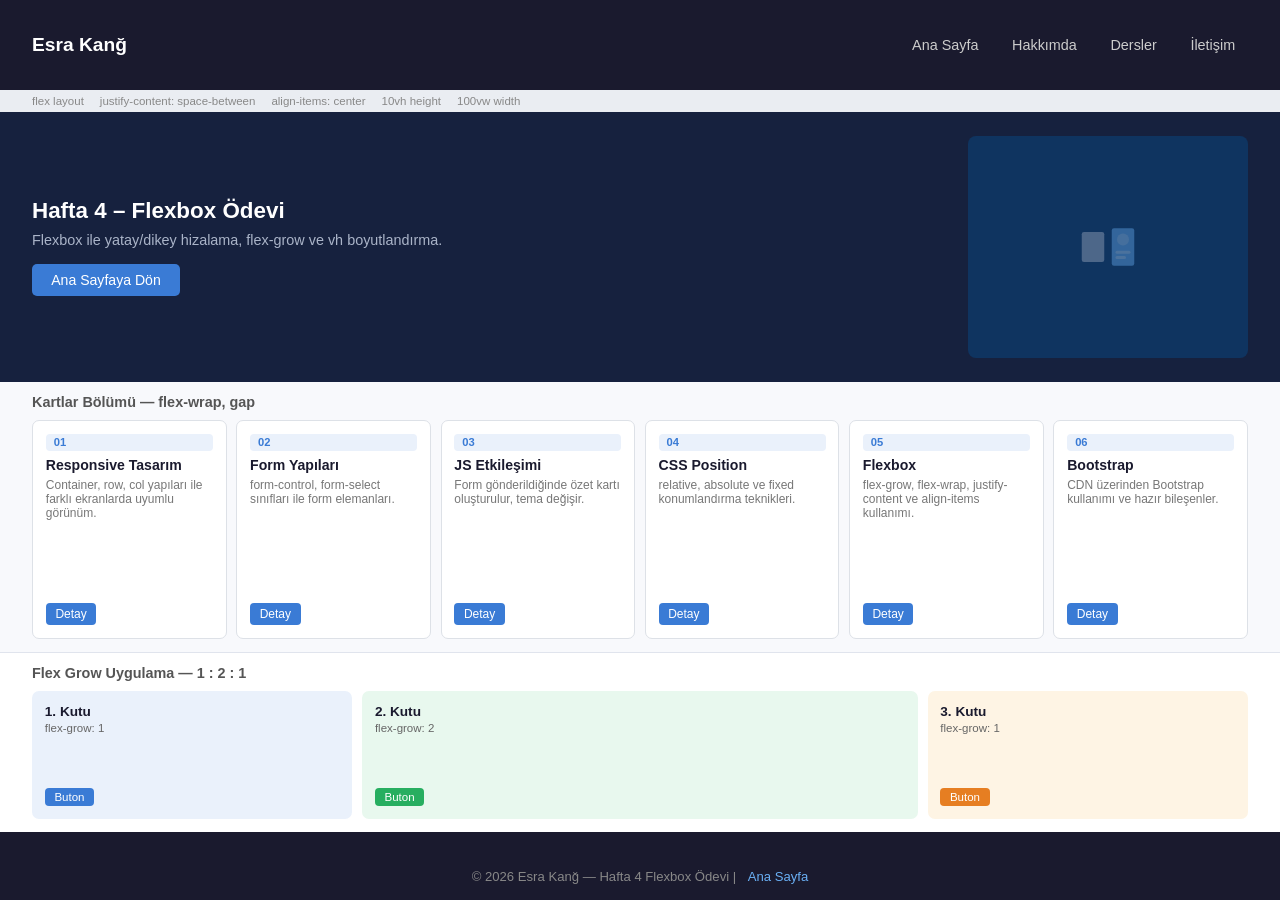
<file: lab4.html>
<!DOCTYPE html>
<html lang="tr">
<head>
  <meta charset="UTF-8">
  <meta name="viewport" content="width=device-width, initial-scale=1">
  <title>Hafta 4 – Flexbox | Esra Kanğ</title>
  <style>
    * { margin: 0; padding: 0; box-sizing: border-box; }

    /* ANA KAPSAYICI: 100vh, flex column */
    .wrapper {
      height: 100vh;
      display: flex;
      flex-direction: column;
      font-family: 'Segoe UI', Tahoma, Geneva, Verdana, sans-serif;
      color: #333;
      background: #f0f2f5;
      overflow: hidden;
    }

    /* 1) NAVBAR — 10vh */
    .navbar {
      height: 10vh;
      width: 100vw;
      background: #1a1a2e;
      display: flex;
      flex-direction: row;
      justify-content: space-between;
      align-items: center;
      padding: 0 2rem;
      flex-shrink: 0;
    }

    .navbar .logo {
      color: #fff;
      font-size: 1.2rem;
      font-weight: 700;
      text-decoration: none;
    }

    .navbar .nav-links {
      list-style: none;
      display: flex;
      gap: 0.5rem;
    }

    .navbar .nav-links li a {
      color: #ccc;
      text-decoration: none;
      font-size: 0.9rem;
      padding: 0.4rem 0.8rem;
      border-radius: 4px;
      transition: background 0.2s, color 0.2s;
    }

    .navbar .nav-links li a:hover {
      background: #16213e;
      color: #fff;
    }

    /* Etiket çubuğu */
    .label-bar {
      background: #eaedf2;
      padding: 0.3rem 2rem;
      font-size: 0.72rem;
      color: #888;
      display: flex;
      gap: 1rem;
      flex-shrink: 0;
    }

    /* 2) HERO — 30vh */
    .hero {
      height: 30vh;
      background: #16213e;
      display: flex;
      flex-direction: row;
      justify-content: space-between;
      align-items: stretch;
      padding: 1.5rem 2rem;
      flex-shrink: 0;
      gap: 1.5rem;
    }

    .hero-text {
      display: flex;
      flex-direction: column;
      justify-content: center;
      color: #fff;
    }

    .hero-text h1 {
      font-size: 1.4rem;
      margin-bottom: 0.5rem;
    }

    .hero-text p {
      font-size: 0.9rem;
      color: #aab4c8;
      margin-bottom: 1rem;
    }

    .hero-text a {
      display: inline-block;
      background: #3a7bd5;
      color: #fff;
      padding: 0.5rem 1.2rem;
      border-radius: 5px;
      text-decoration: none;
      font-size: 0.88rem;
      align-self: flex-start;
    }

    .hero-image {
      flex: 1;
      background: #0f3460;
      border-radius: 8px;
      display: flex;
      align-items: center;
      justify-content: center;
      color: #aab4c8;
      font-size: 0.85rem;
      min-width: 180px;
      max-width: 280px;
    }

    .hero-image svg {
      width: 60px;
      height: 60px;
      opacity: 0.4;
    }

    /* 3) KARTLAR — 30vh */
    .cards-section {
      height: 30vh;
      background: #f8f9fc;
      padding: 0.8rem 2rem;
      display: flex;
      flex-direction: column;
      flex-shrink: 0;
    }

    .cards-section h2 {
      font-size: 0.9rem;
      color: #555;
      margin-bottom: 0.6rem;
    }

    .cards-row {
      display: flex;
      flex-wrap: wrap;
      gap: 0.6rem;
      flex: 1;
    }

    .card {
      flex: 1 1 140px;
      background: #fff;
      border: 1px solid #dde1e7;
      border-radius: 7px;
      padding: 0.8rem;
      display: flex;
      flex-direction: column;
      justify-content: space-between;
      min-width: 120px;
    }

    .card .card-num {
      font-size: 0.7rem;
      font-weight: 700;
      color: #3a7bd5;
      background: #eaf1fb;
      display: inline-block;
      padding: 0.15rem 0.5rem;
      border-radius: 4px;
      margin-bottom: 0.4rem;
    }

    .card h3 { font-size: 0.88rem; color: #1a1a2e; margin-bottom: 0.3rem; }
    .card p { font-size: 0.75rem; color: #777; flex: 1; margin-bottom: 0.5rem; }

    .card a {
      display: inline-block;
      font-size: 0.75rem;
      background: #3a7bd5;
      color: #fff;
      padding: 0.25rem 0.6rem;
      border-radius: 4px;
      text-decoration: none;
      align-self: flex-start;
    }

    /* 4) FLEX GROW — 20vh */
    .flex-grow-section {
      height: 20vh;
      background: #fff;
      padding: 0.8rem 2rem;
      display: flex;
      flex-direction: column;
      flex-shrink: 0;
      border-top: 1px solid #e0e4ed;
    }

    .flex-grow-section h2 {
      font-size: 0.9rem;
      color: #555;
      margin-bottom: 0.6rem;
    }

    .grow-row {
      display: flex;
      align-items: stretch;
      gap: 0.6rem;
      flex: 1;
    }

    .grow-box {
      border-radius: 7px;
      padding: 0.8rem;
      display: flex;
      flex-direction: column;
      justify-content: space-between;
    }

    .grow-box h3 { font-size: 0.85rem; margin-bottom: 0.2rem; }
    .grow-box p  { font-size: 0.72rem; color: #666; flex: 1; }
    .grow-box a  {
      display: inline-block;
      font-size: 0.72rem;
      padding: 0.2rem 0.6rem;
      border-radius: 4px;
      text-decoration: none;
      color: #fff;
      align-self: flex-start;
      margin-top: 0.3rem;
    }

    .box1 { flex-grow: 1; background: #eaf1fb; color: #1a1a2e; }
    .box1 a { background: #3a7bd5; }

    .box2 { flex-grow: 2; background: #e8f8ee; color: #1a1a2e; }
    .box2 a { background: #27ae60; }

    .box3 { flex-grow: 1; background: #fef4e4; color: #1a1a2e; }
    .box3 a { background: #e67e22; }

    /* 5) FOOTER — 10vh */
    .footer {
      height: 10vh;
      background: #1a1a2e;
      color: #888;
      display: flex;
      justify-content: center;
      align-items: center;
      font-size: 0.82rem;
      flex-shrink: 0;
    }

    .footer a {
      color: #6ab0f5;
      text-decoration: none;
      margin-left: 0.5rem;
    }
  </style>
</head>
<body>
<div class="wrapper">

  <!-- 1) NAVBAR -->
  <nav class="navbar">
    <a class="logo" href="index.html">Esra Kanğ</a>
    <ul class="nav-links">
      <li><a href="index.html">Ana Sayfa</a></li>
      <li><a href="about.html">Hakkımda</a></li>
      <li><a href="interests.html">Dersler</a></li>
      <li><a href="contact.html">İletişim</a></li>
    </ul>
  </nav>

  <div class="label-bar">
    <span>flex layout</span>
    <span>justify-content: space-between</span>
    <span>align-items: center</span>
    <span>10vh height</span>
    <span>100vw width</span>
  </div>

  <!-- 2) HERO -->
  <section class="hero">
    <div class="hero-text">
      <h1>Hafta 4 – Flexbox Ödevi</h1>
      <p>Flexbox ile yatay/dikey hizalama, flex-grow ve vh boyutlandırma.</p>
      <a href="index.html">Ana Sayfaya Dön</a>
    </div>
    <div class="hero-image">
      <svg viewBox="0 0 80 60" fill="none" xmlns="http://www.w3.org/2000/svg">
        <rect x="5" y="10" width="30" height="40" rx="3" fill="#aab4c8"/>
        <rect x="45" y="5" width="30" height="50" rx="3" fill="#6ab0f5"/>
        <circle cx="60" cy="20" r="8" fill="#fff" opacity="0.3"/>
        <rect x="50" y="35" width="20" height="4" rx="2" fill="#fff" opacity="0.4"/>
        <rect x="50" y="42" width="14" height="4" rx="2" fill="#fff" opacity="0.4"/>
      </svg>
    </div>
  </section>

  <!-- 3) KARTLAR -->
  <section class="cards-section">
    <h2>Kartlar Bölümü — flex-wrap, gap</h2>
    <div class="cards-row">
      <div class="card">
        <span class="card-num">01</span>
        <h3>Responsive Tasarım</h3>
        <p>Container, row, col yapıları ile farklı ekranlarda uyumlu görünüm.</p>
        <a href="#">Detay</a>
      </div>
      <div class="card">
        <span class="card-num">02</span>
        <h3>Form Yapıları</h3>
        <p>form-control, form-select sınıfları ile form elemanları.</p>
        <a href="#">Detay</a>
      </div>
      <div class="card">
        <span class="card-num">03</span>
        <h3>JS Etkileşimi</h3>
        <p>Form gönderildiğinde özet kartı oluşturulur, tema değişir.</p>
        <a href="#">Detay</a>
      </div>
      <div class="card">
        <span class="card-num">04</span>
        <h3>CSS Position</h3>
        <p>relative, absolute ve fixed konumlandırma teknikleri.</p>
        <a href="#">Detay</a>
      </div>
      <div class="card">
        <span class="card-num">05</span>
        <h3>Flexbox</h3>
        <p>flex-grow, flex-wrap, justify-content ve align-items kullanımı.</p>
        <a href="#">Detay</a>
      </div>
      <div class="card">
        <span class="card-num">06</span>
        <h3>Bootstrap</h3>
        <p>CDN üzerinden Bootstrap kullanımı ve hazır bileşenler.</p>
        <a href="#">Detay</a>
      </div>
    </div>
  </section>

  <!-- 4) FLEX GROW -->
  <section class="flex-grow-section">
    <h2>Flex Grow Uygulama — 1 : 2 : 1</h2>
    <div class="grow-row">
      <div class="grow-box box1">
        <div>
          <h3>1. Kutu</h3>
          <p>flex-grow: 1</p>
        </div>
        <a href="#">Buton</a>
      </div>
      <div class="grow-box box2">
        <div>
          <h3>2. Kutu</h3>
          <p>flex-grow: 2</p>
        </div>
        <a href="#">Buton</a>
      </div>
      <div class="grow-box box3">
        <div>
          <h3>3. Kutu</h3>
          <p>flex-grow: 1</p>
        </div>
        <a href="#">Buton</a>
      </div>
    </div>
  </section>

  <!-- 5) FOOTER -->
  <footer class="footer">
    <p>© 2026 Esra Kanğ — Hafta 4 Flexbox Ödevi |
      <a href="index.html">Ana Sayfa</a>
    </p>
  </footer>

</div>
</body>
</html>
</file>
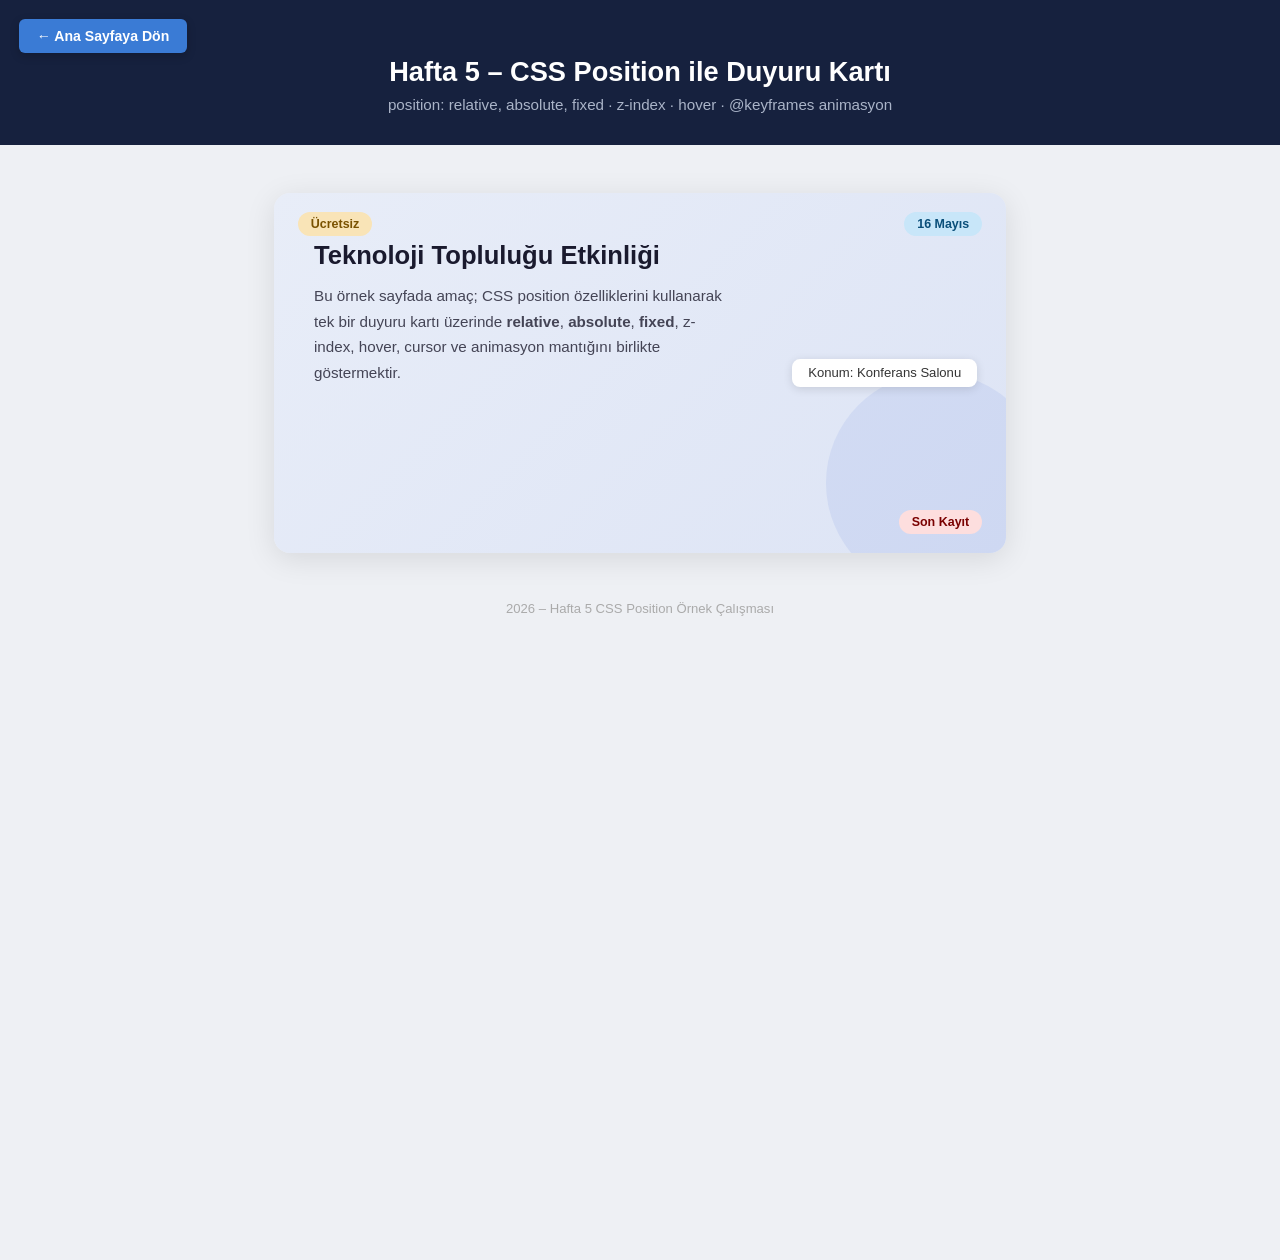
<file: lab5.html>
<!DOCTYPE html>
<html lang="tr">
<head>
  <meta charset="UTF-8">
  <meta name="viewport" content="width=device-width, initial-scale=1">
  <title>Hafta 5 – CSS Position | Esra Kanğ</title>
  <style>
    * { margin: 0; padding: 0; box-sizing: border-box; }

    body {
      font-family: 'Segoe UI', Tahoma, Geneva, Verdana, sans-serif;
      background: #eef0f4;
      color: #333;
      min-height: 140vh; /* scroll için uzun sayfa */
    }

    /* === FIXED: Sabit "Ana Sayfaya Dön" butonu === */
    .fixed-btn {
      position: fixed;
      top: 1.2rem;
      left: 1.2rem;
      z-index: 1000;
      background: #3a7bd5;
      color: #fff;
      padding: 0.55rem 1.1rem;
      border-radius: 6px;
      text-decoration: none;
      font-size: 0.88rem;
      font-weight: 600;
      box-shadow: 0 3px 10px rgba(0,0,0,0.2);
      transition: background 0.2s, transform 0.15s;
      cursor: pointer;
    }
    .fixed-btn:hover { background: #2c62b0; transform: scale(1.04); }
    .fixed-btn:active { transform: scale(0.97); }

    /* === BAŞLIK === */
    .page-header {
      text-align: center;
      padding: 3.5rem 2rem 2rem;
      background: #16213e;
      color: #fff;
    }
    .page-header h1 { font-size: 1.7rem; margin-bottom: 0.5rem; }
    .page-header p  { color: #aab4c8; font-size: 0.95rem; }

    /* === ANA KAPSAYICI === */
    .page-body {
      max-width: 780px;
      margin: 3rem auto;
      padding: 0 1.5rem 4rem;
    }

    /* === position: relative kapsayıcı === */
    .card-container {
      position: relative;       /* relative kapsayıcı */
      background: linear-gradient(135deg, #e8edf8 0%, #dde4f5 100%);
      border-radius: 16px;
      padding: 3rem 2.5rem 2.5rem;
      box-shadow: 0 6px 30px rgba(0,0,0,0.1);
      min-height: 360px;
      overflow: hidden;
    }

    /* Arka plan dekoratif daire (z-index ile katman) */
    .card-container::before {
      content: '';
      position: absolute;
      width: 220px;
      height: 220px;
      background: rgba(100,130,220,0.12);
      border-radius: 50%;
      bottom: -40px;
      right: -40px;
      z-index: 0;
    }

    /* Kart içeriği z-index ile üstte */
    .card-main {
      position: relative;
      z-index: 1;
    }

    .card-main h2 {
      font-size: 1.6rem;
      color: #1a1a2e;
      margin-bottom: 0.8rem;
    }

    .card-main p {
      font-size: 0.95rem;
      color: #445;
      line-height: 1.7;
      max-width: 420px;
    }

    /* === position: absolute etiketler (3 adet) === */

    /* Etiket 1 — sol üst: "Ücretsiz" */
    .badge-free {
      position: absolute;
      top: 1.2rem;
      left: 1.5rem;
      z-index: 2;
      background: #f9e4b7;
      color: #7a5200;
      padding: 0.3rem 0.8rem;
      border-radius: 20px;
      font-size: 0.78rem;
      font-weight: 700;
      cursor: pointer;
      transition: transform 0.2s, box-shadow 0.2s;
    }
    .badge-free:hover { transform: scale(1.08); box-shadow: 0 3px 10px rgba(0,0,0,0.15); }

    /* Etiket 2 — sağ üst: tarih */
    .badge-date {
      position: absolute;
      top: 1.2rem;
      right: 1.5rem;
      z-index: 2;
      background: #c8e6f9;
      color: #0b4f7a;
      padding: 0.3rem 0.8rem;
      border-radius: 20px;
      font-size: 0.78rem;
      font-weight: 700;
      cursor: pointer;
      transition: transform 0.2s, box-shadow 0.2s;
    }
    .badge-date:hover { transform: scale(1.08); box-shadow: 0 3px 10px rgba(0,0,0,0.15); }

    /* Etiket 3 — orta sağ: konum */
    .badge-location {
      position: absolute;
      top: 50%;
      right: 1.8rem;
      transform: translateY(-50%);
      z-index: 2;
      background: #fff;
      color: #333;
      padding: 0.4rem 1rem;
      border-radius: 8px;
      font-size: 0.82rem;
      box-shadow: 0 2px 10px rgba(0,0,0,0.12);
      cursor: pointer;
      transition: transform 0.2s, box-shadow 0.2s;
    }
    .badge-location:hover {
      transform: translateY(-50%) scale(1.05);
      box-shadow: 0 4px 14px rgba(0,0,0,0.2);
    }

    /* Etiket 4 — sağ alt: "Son Kayıt" */
    .badge-deadline {
      position: absolute;
      bottom: 1.2rem;
      right: 1.5rem;
      z-index: 2;
      background: #fddede;
      color: #7a0000;
      padding: 0.3rem 0.8rem;
      border-radius: 20px;
      font-size: 0.78rem;
      font-weight: 700;
      cursor: pointer;
      transition: transform 0.2s, box-shadow 0.2s;
    }
    .badge-deadline:hover { transform: scale(1.08); box-shadow: 0 3px 10px rgba(0,0,0,0.15); }

    /* @keyframes animasyon */
    @keyframes pulse-glow {
      0%   { box-shadow: 0 0 0 0 rgba(58,123,213,0.4); }
      70%  { box-shadow: 0 0 0 10px rgba(58,123,213,0); }
      100% { box-shadow: 0 0 0 0 rgba(58,123,213,0); }
    }

    .badge-free { animation: pulse-glow 2.2s infinite; }

    /* Footer alanı */
    .page-footer {
      text-align: center;
      color: #aaa;
      font-size: 0.82rem;
      margin-top: 3rem;
    }
  </style>
</head>
<body>

  <!-- FIXED öğe -->
  <a class="fixed-btn" href="index.html">← Ana Sayfaya Dön</a>

  <!-- BAŞLIK -->
  <div class="page-header">
    <h1>Hafta 5 – CSS Position ile Duyuru Kartı</h1>
    <p>position: relative, absolute, fixed · z-index · hover · @keyframes animasyon</p>
  </div>

  <div class="page-body">

    <!-- RELATIVE kapsayıcı -->
    <div class="card-container">

      <!-- ABSOLUTE etiketler -->
      <span class="badge-free">Ücretsiz</span>
      <span class="badge-date">16 Mayıs</span>
      <span class="badge-location">Konum: Konferans Salonu</span>
      <span class="badge-deadline">Son Kayıt</span>

      <!-- Kart içeriği (z-index: 1) -->
      <div class="card-main">
        <h2>Teknoloji Topluluğu Etkinliği</h2>
        <p>
          Bu örnek sayfada amaç; CSS position özelliklerini kullanarak tek bir
          duyuru kartı üzerinde <strong>relative</strong>, <strong>absolute</strong>,
          <strong>fixed</strong>, z-index, hover, cursor ve animasyon mantığını
          birlikte göstermektir.
        </p>
      </div>
    </div>

    <p class="page-footer">2026 – Hafta 5 CSS Position Örnek Çalışması</p>
  </div>

</body>
</html>
</file>
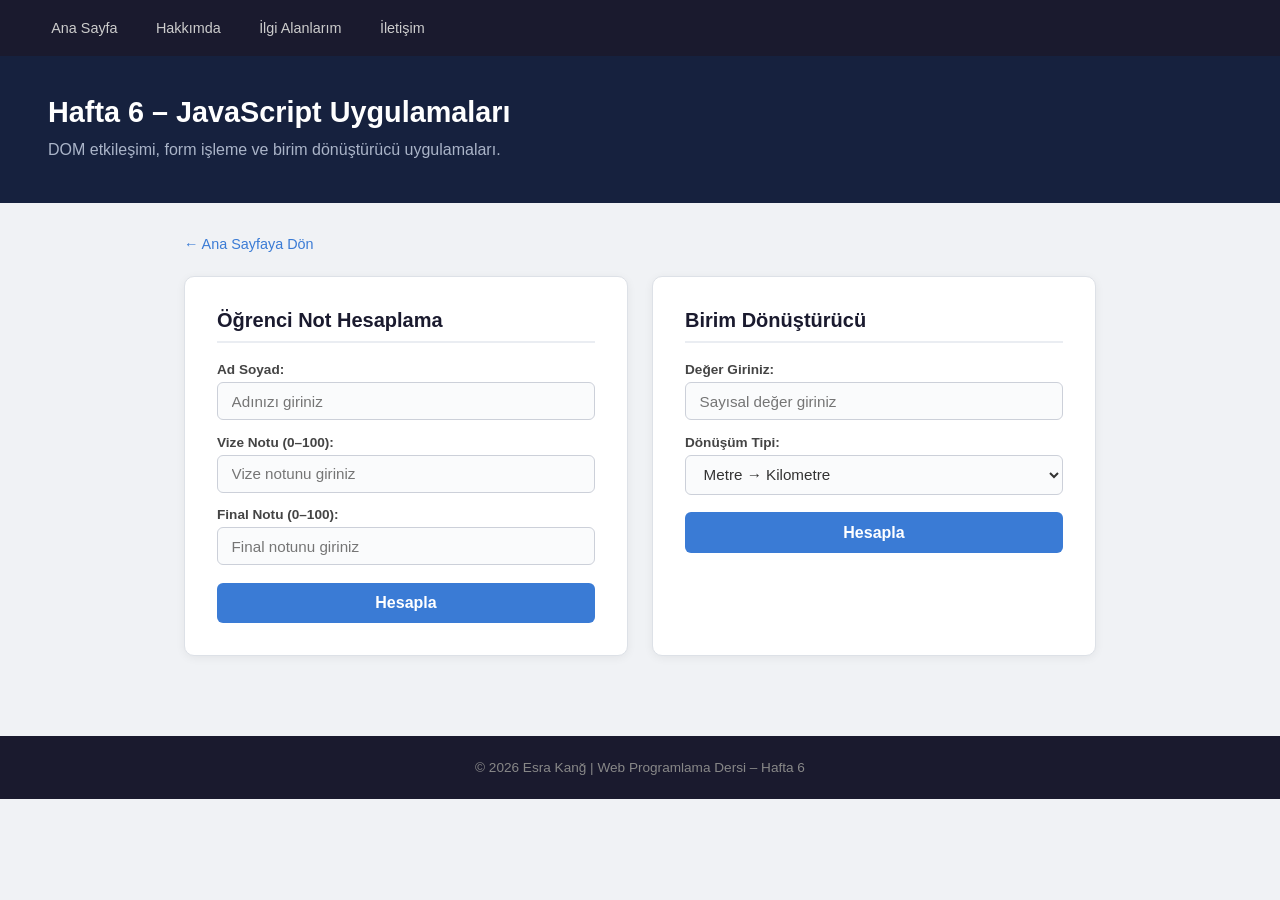
<file: lab6.html>
<!DOCTYPE html>
<html lang="tr">
<head>
  <meta charset="UTF-8">
  <meta name="viewport" content="width=device-width, initial-scale=1">
  <title>Hafta 6 – JavaScript | Esra Kanğ</title>
  <style>
    * { margin: 0; padding: 0; box-sizing: border-box; }

    body {
      font-family: 'Segoe UI', Tahoma, Geneva, Verdana, sans-serif;
      background: #f0f2f5;
      color: #333;
    }

    nav {
      background: #1a1a2e;
      padding: 0 2rem;
      height: 56px;
      display: flex;
      align-items: center;
    }
    nav ul { list-style: none; display: flex; }
    nav ul li { display: inline-block; }
    nav ul li a {
      display: inline-block;
      padding: 0 1.2rem;
      line-height: 56px;
      color: #ccc;
      text-decoration: none;
      font-size: 0.9rem;
      transition: color 0.2s, background 0.2s;
    }
    nav ul li a:hover { color: #fff; background: #16213e; }

    header {
      background: #16213e;
      color: #fff;
      padding: 2.5rem 3rem;
    }
    header h1 { font-size: 1.8rem; margin-bottom: 0.5rem; }
    header p { color: #aab4c8; line-height: 1.6; }

    .wrapper {
      max-width: 960px;
      margin: 2rem auto;
      padding: 0 1.5rem 3rem;
    }

    .back-link {
      display: inline-block;
      margin-bottom: 1.5rem;
      color: #3a7bd5;
      text-decoration: none;
      font-size: 0.9rem;
    }
    .back-link:hover { text-decoration: underline; }

    .two-apps {
      display: flex;
      gap: 1.5rem;
      flex-wrap: wrap;
    }

    /* --- ORTAK KART --- */
    .app-card {
      flex: 1 1 360px;
      background: #fff;
      border: 1px solid #dde1e7;
      border-radius: 10px;
      padding: 2rem;
      box-shadow: 0 2px 10px rgba(0,0,0,0.06);
    }

    .app-card h2 {
      font-size: 1.25rem;
      color: #1a1a2e;
      margin-bottom: 1.2rem;
      padding-bottom: 0.6rem;
      border-bottom: 2px solid #eaedf2;
    }

    label {
      display: block;
      font-size: 0.85rem;
      font-weight: 600;
      color: #444;
      margin-bottom: 0.3rem;
    }

    input[type="text"],
    select {
      width: 100%;
      padding: 0.6rem 0.85rem;
      font-size: 0.95rem;
      border: 1px solid #ccd0d9;
      border-radius: 6px;
      margin-bottom: 0.9rem;
      font-family: inherit;
      background: #fafbfc;
      color: #333;
      transition: border-color 0.2s;
    }

    input[type="text"]:focus,
    select:focus {
      outline: none;
      border-color: #3a7bd5;
      background: #fff;
    }

    .btn-calc {
      width: 100%;
      padding: 0.7rem;
      background: #3a7bd5;
      color: #fff;
      border: none;
      border-radius: 6px;
      font-size: 1rem;
      font-weight: 600;
      cursor: pointer;
      transition: background 0.2s;
      margin-top: 0.2rem;
    }
    .btn-calc:hover { background: #2c62b0; }

    /* Sonuç alanı */
    .result-box {
      margin-top: 1rem;
      padding: 1rem 1.2rem;
      background: #f0f6ff;
      border: 1px solid #c5d9f5;
      border-radius: 7px;
      font-size: 0.9rem;
      display: none;
    }
    .result-box.visible { display: block; }

    .result-box .name-label {
      font-weight: 700;
      font-size: 1rem;
      color: #1a1a2e;
      margin-bottom: 0.3rem;
    }

    .result-box p { color: #444; margin-bottom: 0.2rem; }

    .result-box .status-pass { color: #27ae60; font-weight: 700; }
    .result-box .status-fail { color: #e74c3c; font-weight: 700; }

    /* Birim dönüştürücü sonuç */
    .unit-result {
      margin-top: 1rem;
      padding: 1rem;
      background: #e8f8ee;
      border: 1px solid #b2dfcb;
      border-radius: 7px;
      text-align: center;
      font-size: 1rem;
      font-weight: 700;
      color: #1a5e35;
      display: none;
    }
    .unit-result.visible { display: block; }

    footer {
      text-align: center;
      padding: 1.5rem;
      background: #1a1a2e;
      color: #888;
      font-size: 0.85rem;
      margin-top: 2rem;
    }
  </style>
</head>
<body>

  <nav>
    <ul>
      <li><a href="index.html">Ana Sayfa</a></li>
      <li><a href="about.html">Hakkımda</a></li>
      <li><a href="interests.html">İlgi Alanlarım</a></li>
      <li><a href="contact.html">İletişim</a></li>
    </ul>
  </nav>

  <header>
    <h1>Hafta 6 – JavaScript Uygulamaları</h1>
    <p>DOM etkileşimi, form işleme ve birim dönüştürücü uygulamaları.</p>
  </header>

  <div class="wrapper">
    <a class="back-link" href="index.html">← Ana Sayfaya Dön</a>

    <div class="two-apps">

      <!-- UYGULAMA 1: Not Hesaplama -->
      <div class="app-card">
        <h2>Öğrenci Not Hesaplama</h2>

        <label for="ogrenciAd">Ad Soyad:</label>
        <input type="text" id="ogrenciAd" placeholder="Adınızı giriniz">

        <label for="vize">Vize Notu (0–100):</label>
        <input type="text" id="vize" placeholder="Vize notunu giriniz">

        <label for="final">Final Notu (0–100):</label>
        <input type="text" id="final" placeholder="Final notunu giriniz">

        <button class="btn-calc" id="hesaplaBtn">Hesapla</button>

        <div class="result-box" id="notSonuc">
          <p class="name-label" id="ogrenciIsim"></p>
          <p id="ortalamaP"></p>
          <p id="harfP"></p>
          <p id="durumP"></p>
        </div>
      </div>

      <!-- UYGULAMA 2: Birim Dönüştürücü -->
      <div class="app-card">
        <h2>Birim Dönüştürücü</h2>

        <label for="birimDeger">Değer Giriniz:</label>
        <input type="text" id="birimDeger" placeholder="Sayısal değer giriniz">

        <label for="birimTip">Dönüşüm Tipi:</label>
        <select id="birimTip">
          <option value="m_km">Metre → Kilometre</option>
          <option value="c_f">Celsius → Fahrenheit</option>
          <option value="kg_g">Kilogram → Gram</option>
        </select>

        <button class="btn-calc" id="donusturBtn">Hesapla</button>

        <div class="unit-result" id="birimSonuc"></div>
      </div>

    </div>
  </div>

  <footer>
    <p>© 2026 Esra Kanğ | Web Programlama Dersi – Hafta 6</p>
  </footer>

  <script>
    /* ============================
       UYGULAMA 1 — Not Hesaplama
       ============================ */
    document.getElementById('hesaplaBtn').addEventListener('click', function () {
      const ad    = document.getElementById('ogrenciAd').value.trim();
      const vize  = parseFloat(document.getElementById('vize').value);
      const final = parseFloat(document.getElementById('final').value);

      if (!ad || isNaN(vize) || isNaN(final)) {
        alert('Lütfen tüm alanları eksiksiz ve sayısal olarak doldurunuz.');
        return;
      }

      const ortalama = vize * 0.4 + final * 0.6;

      // Harf notu
      let harf;
      if      (ortalama >= 90) harf = 'AA';
      else if (ortalama >= 85) harf = 'BA';
      else if (ortalama >= 80) harf = 'BB';
      else if (ortalama >= 75) harf = 'CB';
      else if (ortalama >= 70) harf = 'CC';
      else if (ortalama >= 65) harf = 'DC';
      else if (ortalama >= 60) harf = 'DD';
      else if (ortalama >= 55) harf = 'FD';
      else                     harf = 'FF';

      const gecti = ortalama >= 50;

      const sonuc = document.getElementById('notSonuc');
      document.getElementById('ogrenciIsim').textContent = ad;
      document.getElementById('ortalamaP').textContent  = 'Ortalama: ' + ortalama.toFixed(2);
      document.getElementById('harfP').textContent      = 'Harf Notu: ' + harf;

      const durumEl = document.getElementById('durumP');
      if (gecti) {
        durumEl.textContent  = 'Durum: Geçti ✓';
        durumEl.className    = 'status-pass';
      } else {
        durumEl.textContent  = 'Durum: Kaldı ✗';
        durumEl.className    = 'status-fail';
      }

      sonuc.classList.add('visible');
    });

    /* ============================
       UYGULAMA 2 — Birim Dönüştürücü
       ============================ */
    document.getElementById('donusturBtn').addEventListener('click', function () {
      const deger = parseFloat(document.getElementById('birimDeger').value);
      const tip   = document.getElementById('birimTip').value;

      if (isNaN(deger)) {
        alert('Lütfen geçerli bir sayı giriniz.');
        return;
      }

      let sonuc, aciklama;

      if (tip === 'm_km') {
        sonuc    = deger / 1000;
        aciklama = deger + ' Metre = ' + sonuc.toFixed(4) + ' Kilometre';
      } else if (tip === 'c_f') {
        sonuc    = deger * 9 / 5 + 32;
        aciklama = deger + ' °C = ' + sonuc.toFixed(2) + ' °F';
      } else if (tip === 'kg_g') {
        sonuc    = deger * 1000;
        aciklama = deger + ' Kilogram = ' + sonuc.toLocaleString('tr-TR') + ' Gram';
      }

      const birimSonuc = document.getElementById('birimSonuc');
      birimSonuc.textContent = 'Sonuç: ' + aciklama;
      birimSonuc.classList.add('visible');
    });
  </script>

</body>
</html>
</file>
<file: style.css>
/* GENEL AYARLAR */
body {
    font-family: 'Segoe UI', sans-serif;
    background: radial-gradient(1200px 600px at 10% 0%, #ffe4f2 0%, rgba(255, 228, 242, 0) 55%),
        radial-gradient(1200px 600px at 90% 10%, #e9d5ff 0%, rgba(233, 213, 255, 0) 55%),
        #fbf7ff;
    color: #1f2937;
    margin: 0;
    padding: 20px;
}

/* GRUP SEÇİCİ */
h1, h2, footer p {
    margin-bottom: 10px;
    letter-spacing: 1px;
}

/* HEADER */
header {
    background: linear-gradient(135deg, #f5d0fe 0%, #fecdd3 45%, #ddd6fe 100%);
    color: #1f2937;
    padding: 50px 20px;
    text-align: center;
    border-radius: 15px;
    margin-bottom: 20px;
    border: 1px solid rgba(168, 85, 247, 0.25);
}

header h1 {
    font-size: 3em;
    text-transform: uppercase;
}

/* NAVİGASYON */
nav {
    background-color: rgba(255, 255, 255, 0.7);
    backdrop-filter: blur(10px);
    padding: 15px;
    border-radius: 12px;
    margin-bottom: 20px;
    text-align: center;
    border: 1px solid rgba(168, 85, 247, 0.22);
}

nav ul {
    list-style: none;
    padding: 0;
    margin: 0;
}

nav ul li {
    display: inline-block;
    margin: 0 20px;
}

nav ul li a {
    text-decoration: none;
    color: #7c3aed;
    font-weight: bold;
    transition: 0.4s;
}

nav ul li a:hover {
    color: #db2777;
    text-shadow: none;
}

/* İÇERİK ALANI */
.container {
    width: 100%;
}

main, aside {
    display: inline-block;
    vertical-align: top;
    box-sizing: border-box;
    padding: 30px;
    border-radius: 15px;
    min-height: 350px;
}

.contact-page main {
    min-height: unset;
    width: 100%;
    margin-right: 0;
}

.about-page main {
    min-height: unset;
    width: 100%;
    margin-right: 0;
}

main {
    width: 65%;
    background-color: rgba(255, 255, 255, 0.78);
    margin-right: 2%;
    border: 1px solid rgba(168, 85, 247, 0.22);
}

aside {
    width: 32%;
    background-color: rgba(255, 255, 255, 0.65); /* Yan menü */
    border: 1px solid rgba(236, 72, 153, 0.25);
}

/* HİYERARŞİK SEÇİCİLER */
main h2 {
    color: #7c3aed;
    border-bottom: 2px solid rgba(124, 58, 237, 0.35);
    display: inline-block;
    padding-bottom: 5px;
}

main p {
    line-height: 1.8;
    text-align: left;
    color: #374151;
}

aside p {
    font-size: 14px;
    color: #374151;
}


/* ===== İLETİŞİM FORMU (Lab 3) ===== */
.contact-container {
    width: 90%;
    max-width: 600px;
    margin: 40px auto;
    padding: 40px;
    background-color: rgba(255, 255, 255, 0.8);
    border: 1px solid rgba(168, 85, 247, 0.22);
    border-radius: 15px;
    box-sizing: border-box;
}

.contact-container h2 {
    color: #7c3aed;
    text-align: center;
    margin-bottom: 30px;
    font-size: 1.6em;
    border-bottom: 2px solid rgba(124, 58, 237, 0.35);
    padding-bottom: 10px;
}

.contact-container label {
    display: block;
    font-weight: bold;
    color: #374151;
    margin-bottom: 6px;
}

input[type="text"],
input[type="email"],
input[type="password"],
input[type="file"],
select,
textarea {
    width: 100%;
    padding: 12px;
    margin-bottom: 20px;
    background-color: rgba(255, 255, 255, 0.9);
    border: 1px solid rgba(124, 58, 237, 0.22);
    border-radius: 8px;
    color: #111827;
    font-size: 14px;
    box-sizing: border-box;
}

input[type="text"]:focus,
input[type="email"]:focus,
input[type="password"]:focus,
select:focus,
textarea:focus {
    outline: none;
    border-color: rgba(236, 72, 153, 0.6);
    box-shadow: 0 0 0 4px rgba(236, 72, 153, 0.12);
}

.radio-group,
.checkbox-group {
    background-color: rgba(255, 255, 255, 0.85);
    border: 1px solid rgba(124, 58, 237, 0.18);
    border-radius: 8px;
    padding: 14px 18px;
    margin-bottom: 20px;
}

.radio-group label,
.checkbox-group label {
    font-weight: normal;
    color: #374151;
    display: block;
    margin-bottom: 8px;
    cursor: pointer;
}

.radio-group label:last-child,
.checkbox-group label:last-child {
    margin-bottom: 0;
}

.form-buttons {
    display: flex;
    gap: 20px;
    margin-top: 10px;
}

.btn-gonder {
    flex: 1;
    padding: 14px 20px;
    background: linear-gradient(135deg, #a855f7 0%, #ec4899 100%);
    color: #fff;
    font-weight: bold;
    font-size: 16px;
    border: none;
    border-radius: 8px;
    cursor: pointer;
    transition: 0.3s;
}

.btn-gonder:hover {
    filter: brightness(0.98);
}

.btn-temizle {
    flex: 1;
    padding: 14px 20px;
    background: linear-gradient(135deg, #fb7185 0%, #f472b6 100%);
    color: #fff;
    font-weight: bold;
    font-size: 16px;
    border: none;
    border-radius: 8px;
    cursor: pointer;
    transition: 0.3s;
}

.btn-temizle:hover {
    filter: brightness(0.98);
}
footer {
    text-align: center;
    margin-top: 40px;
    padding: 20px;
    background: linear-gradient(135deg, rgba(245, 208, 254, 0.75) 0%, rgba(254, 205, 211, 0.75) 45%, rgba(221, 214, 254, 0.75) 100%);
    color: #1f2937;
    font-weight: bold;
    border-radius: 12px;
    border: 1px solid rgba(168, 85, 247, 0.18);
}

/* ===== Flexbox Lab Sayfasi ===== */
body.flex-lab {
    margin: 0;
    padding: 0;
    font-family: "Segoe UI", sans-serif;
    background: radial-gradient(1200px 600px at 10% 0%, #ffe4f2 0%, rgba(255, 228, 242, 0) 55%),
        radial-gradient(1200px 600px at 90% 10%, #e9d5ff 0%, rgba(233, 213, 255, 0) 55%),
        #fbf7ff;
    color: #1f2937;
    overflow-x: hidden;
}

body.flex-lab .wrapper {
    height: 100vh;
    width: 100vw;
    display: flex;
    flex-direction: column;
}

body.flex-lab .navbar {
    height: 10vh;
    display: flex;
    justify-content: space-between;
    align-items: center;
    padding: 0 2vw;
    background-color: rgba(255, 255, 255, 0.7);
    backdrop-filter: blur(10px);
    color: #7c3aed;
    border-bottom: 1px solid rgba(168, 85, 247, 0.18);
}

body.flex-lab .logo {
    font-weight: 700;
    letter-spacing: 0.4px;
}

body.flex-lab .nav-links {
    list-style: none;
    display: flex;
    gap: 18px;
    margin: 0;
    padding: 0;
}

body.flex-lab .nav-links a {
    color: #7c3aed;
    text-decoration: none;
    font-weight: 500;
}

body.flex-lab .nav-links a:hover {
    color: #db2777;
}

body.flex-lab .hero {
    height: 30vh;
    display: flex;
    flex-direction: row;
    justify-content: space-between;
    align-items: stretch;
    gap: 16px;
    padding: 1.6vh 2vw;
    background-color: rgba(255, 255, 255, 0.7);
    box-sizing: border-box;
}

body.flex-lab .hero-text {
    flex: 1;
    display: flex;
    flex-direction: column;
    justify-content: center;
}

body.flex-lab .hero-text h1 {
    margin: 0 0 8px;
    font-size: 1.5rem;
    color: #7c3aed;
}

body.flex-lab .hero-text p {
    margin: 0 0 14px;
    line-height: 1.4;
}

body.flex-lab .hero-text button {
    width: fit-content;
    border: none;
    background: linear-gradient(135deg, #a855f7 0%, #ec4899 100%);
    color: #ffffff;
    padding: 10px 14px;
    border-radius: 8px;
    cursor: pointer;
}

body.flex-lab .hero-image {
    flex: 1;
    display: flex;
    justify-content: center;
    align-items: center;
    border: 2px dashed rgba(236, 72, 153, 0.55);
    border-radius: 8px;
    background-color: rgba(255, 255, 255, 0.65);
    color: #7c3aed;
    font-weight: 600;
    overflow: hidden;
}

body.flex-lab .hero-image img {
    width: 100%;
    height: 100%;
    object-fit: cover;
    display: block;
}

body.flex-lab .cards {
    height: 30vh;
    display: flex;
    flex-wrap: wrap;
    gap: 12px;
    padding: 1.2vh 2vw;
    align-content: flex-start;
    box-sizing: border-box;
    background-color: rgba(255, 255, 255, 0.65);
}

body.flex-lab .card {
    flex: 1 1 calc(33.33% - 12px);
    min-width: 180px;
    display: flex;
    justify-content: center;
    align-items: center;
    border-radius: 8px;
    background-color: rgba(255, 255, 255, 0.85);
    border: 1px solid rgba(168, 85, 247, 0.22);
    color: #1f2937;
    font-weight: 600;
    text-align: center;
    line-height: 1.4;
}

body.flex-lab .grow-recap {
    height: 20vh;
    display: flex;
    align-items: stretch;
    gap: 12px;
    padding: 1.2vh 2vw;
    box-sizing: border-box;
    background-color: rgba(255, 255, 255, 0.72);
}

body.flex-lab .grow-box {
    display: flex;
    justify-content: center;
    align-items: center;
    border-radius: 8px;
    background: linear-gradient(135deg, #a855f7 0%, #ec4899 100%);
    color: #ffffff;
    font-weight: 700;
}

body.flex-lab .grow-1,
body.flex-lab .grow-3 {
    flex-grow: 1;
}

body.flex-lab .grow-2 {
    flex-grow: 2;
}

body.flex-lab .page-footer {
    height: 10vh;
    display: flex;
    justify-content: center;
    align-items: center;
    margin: 0;
    padding: 0;
    border-radius: 0;
    background: linear-gradient(135deg, rgba(245, 208, 254, 0.75) 0%, rgba(254, 205, 211, 0.75) 45%, rgba(221, 214, 254, 0.75) 100%);
    color: #1f2937;
}

body.flex-lab .page-footer p {
    margin: 0;
}

/* ===== Index hero CTA ===== */
.hero-cta {
    margin-top: 12px;
}

.cta-button {
    display: inline-block;
    padding: 10px 14px;
    border-radius: 12px;
    background: linear-gradient(135deg, #a855f7 0%, #ec4899 100%);
    color: #fff;
    text-decoration: none;
    font-weight: 700;
    letter-spacing: 0.2px;
    box-shadow: 0 10px 24px rgba(168, 85, 247, 0.2);
    transition: transform 0.15s ease, filter 0.15s ease;
}

.cta-button:hover {
    transform: translateY(-1px);
    filter: brightness(0.99);
}

/* ===== Ortak site şablonu (tüm sayfalar) ===== */
body.site {
    margin: 0;
    padding: 0;
    font-family: "Segoe UI", sans-serif;
    overflow-x: hidden;
}

/* Eski layout kuralları (main/aside) yeni şablonu ezmesin */
body.site main,
body.site aside {
    display: block;
    width: auto;
    min-height: 0;
    /* Not: padding/background/border gibi görsel şeyleri burada sıfırlamıyoruz.
       Çünkü .site-card gibi sınıflar bu değerleri kendisi veriyor. */
}

.site-shell {
    min-height: 100vh;
    display: flex;
    flex-direction: column;
}

.site-nav {
    position: sticky;
    top: 0;
    z-index: 10;
    display: flex;
    align-items: center;
    justify-content: space-between;
    gap: 16px;
    padding: 14px 22px;
    margin: 16px auto 0;
    width: min(1200px, calc(100% - 32px));
    border-radius: 16px;
    background-color: rgba(255, 255, 255, 0.72);
    backdrop-filter: blur(10px);
    border: 1px solid rgba(168, 85, 247, 0.20);
}

.site-logo {
    font-weight: 800;
    letter-spacing: 0.2px;
    text-decoration: none;
    background: linear-gradient(135deg, #a855f7 0%, #ec4899 100%);
    -webkit-background-clip: text;
    background-clip: text;
    color: transparent;
    white-space: nowrap;
}

.site-links {
    list-style: none;
    display: flex;
    gap: 16px;
    margin: 0;
    padding: 0;
    flex-wrap: wrap;
    justify-content: flex-end;
}

.site-links a {
    text-decoration: none;
    color: #6d28d9;
    font-weight: 600;
    padding: 8px 10px;
    border-radius: 10px;
    transition: background-color 0.2s ease, color 0.2s ease;
}

.site-links a:hover,
.site-links a[aria-current="page"] {
    background-color: rgba(236, 72, 153, 0.10);
    color: #db2777;
}

.site-hero {
    width: min(1200px, calc(100% - 32px));
    margin: 18px auto 0;
    padding: 28px 22px;
    border-radius: 20px;
    background: linear-gradient(135deg, rgba(245, 208, 254, 0.55) 0%, rgba(254, 205, 211, 0.55) 45%, rgba(221, 214, 254, 0.55) 100%);
    border: 1px solid rgba(168, 85, 247, 0.18);
}

.site-hero h1 {
    margin: 0 0 10px;
    color: #4c1d95;
    letter-spacing: 0.2px;
}

.site-hero p {
    margin: 0;
    color: #374151;
    line-height: 1.5;
}

.site-main {
    width: min(1200px, calc(100% - 32px));
    margin: 18px auto 0;
    display: grid;
    grid-template-columns: 1fr;
    gap: 14px;
    padding-bottom: 22px;
    justify-content: stretch;
    align-content: start;
}

.site-card {
    background-color: rgba(255, 255, 255, 0.82);
    border: 1px solid rgba(168, 85, 247, 0.18);
    border-radius: 18px;
    padding: 18px 18px;
    box-sizing: border-box;
    min-width: 0;
}

.site-card h2 {
    margin: 0 0 10px;
    color: #6d28d9;
}

.site-card h3 {
    margin: 18px 0 8px;
    color: #7c3aed;
}

.site-card p {
    color: #374151;
}

.site-card ul,
.site-card ol {
    margin: 10px 0 0;
    padding-left: 18px;
}

.site-card li {
    margin: 6px 0;
}

.site-card dl {
    margin: 10px 0 0;
}

.site-card dt {
    font-weight: 800;
    color: #4c1d95;
    margin-top: 10px;
}

.site-card dd {
    margin: 4px 0 0 0;
    color: #374151;
}

/* Ana sayfa sağ kart: daha büyük tipografi */
.site-card--sidebar {
    font-size: 1.05rem;
    line-height: 1.6;
}

.site-card--sidebar h2 {
    font-size: 1.35rem;
    margin-bottom: 12px;
}

.site-card--sidebar h3 {
    font-size: 1.15rem;
}

.site-card--sidebar a {
    font-size: 1.05rem;
}

.site-footer {
    margin-top: auto;
    width: min(1200px, calc(100% - 32px));
    margin-left: auto;
    margin-right: auto;
    margin-bottom: 16px;
    padding: 16px 20px;
    border-radius: 16px;
    background: linear-gradient(135deg, rgba(245, 208, 254, 0.60) 0%, rgba(254, 205, 211, 0.60) 45%, rgba(221, 214, 254, 0.60) 100%);
    border: 1px solid rgba(168, 85, 247, 0.16);
    color: #374151;
    font-weight: 700;
    text-align: center;
}

@media (min-width: 900px) {
    .site-main.two-col {
        /* Sağ kolon dar kalmasın: min genişlik ver */
        grid-template-columns: minmax(0, 2.2fr) minmax(360px, 1fr);
        align-items: start;
    }
}

@media (min-width: 1200px) {
    .site-main.two-col {
        grid-template-columns: minmax(0, 2fr) minmax(420px, 1fr);
    }
}

/* Ana sayfa: sağ sidebar daha geniş olsun (kırılmayı azaltır) */
@media (min-width: 900px) {
    .site-main.two-col.two-col--wide-sidebar {
        /* fr track’lar tüm alanı doldursun */
        grid-template-columns: 2fr 1.2fr;
    }
}

@media (min-width: 1200px) {
    .site-main.two-col.two-col--wide-sidebar {
        grid-template-columns: 2fr 1.25fr;
    }
}
</file>
<file: styles/hafta7.css>
/* Pastel accent layer on top of Bootstrap */
:root {
  --brand-1: #a855f7; /* purple */
  --brand-2: #ec4899; /* pink */
}

body {
  background: radial-gradient(1200px 600px at 10% 0%, #ffe4f2 0%, rgba(255, 228, 242, 0) 55%),
    radial-gradient(1200px 600px at 90% 10%, #e9d5ff 0%, rgba(233, 213, 255, 0) 55%),
    #fbf7ff;
}

.hero {
  background: linear-gradient(135deg, rgba(245, 208, 254, 0.55) 0%, rgba(254, 205, 211, 0.55) 45%, rgba(221, 214, 254, 0.55) 100%);
}

.btn-primary {
  border: none;
  background: linear-gradient(135deg, var(--brand-1) 0%, var(--brand-2) 100%);
}

.btn-primary:hover,
.btn-primary:focus {
  filter: brightness(0.98);
}

.navbar-brand {
  background: linear-gradient(135deg, var(--brand-1) 0%, var(--brand-2) 100%);
  -webkit-background-clip: text;
  background-clip: text;
  color: transparent;
}

/* Make cards slightly softer */
.card {
  border-color: rgba(168, 85, 247, 0.18) !important;
}

/* Result area typography */
#resultArea .meta {
  color: #6b7280;
  font-size: 0.95rem;
}
</file>
